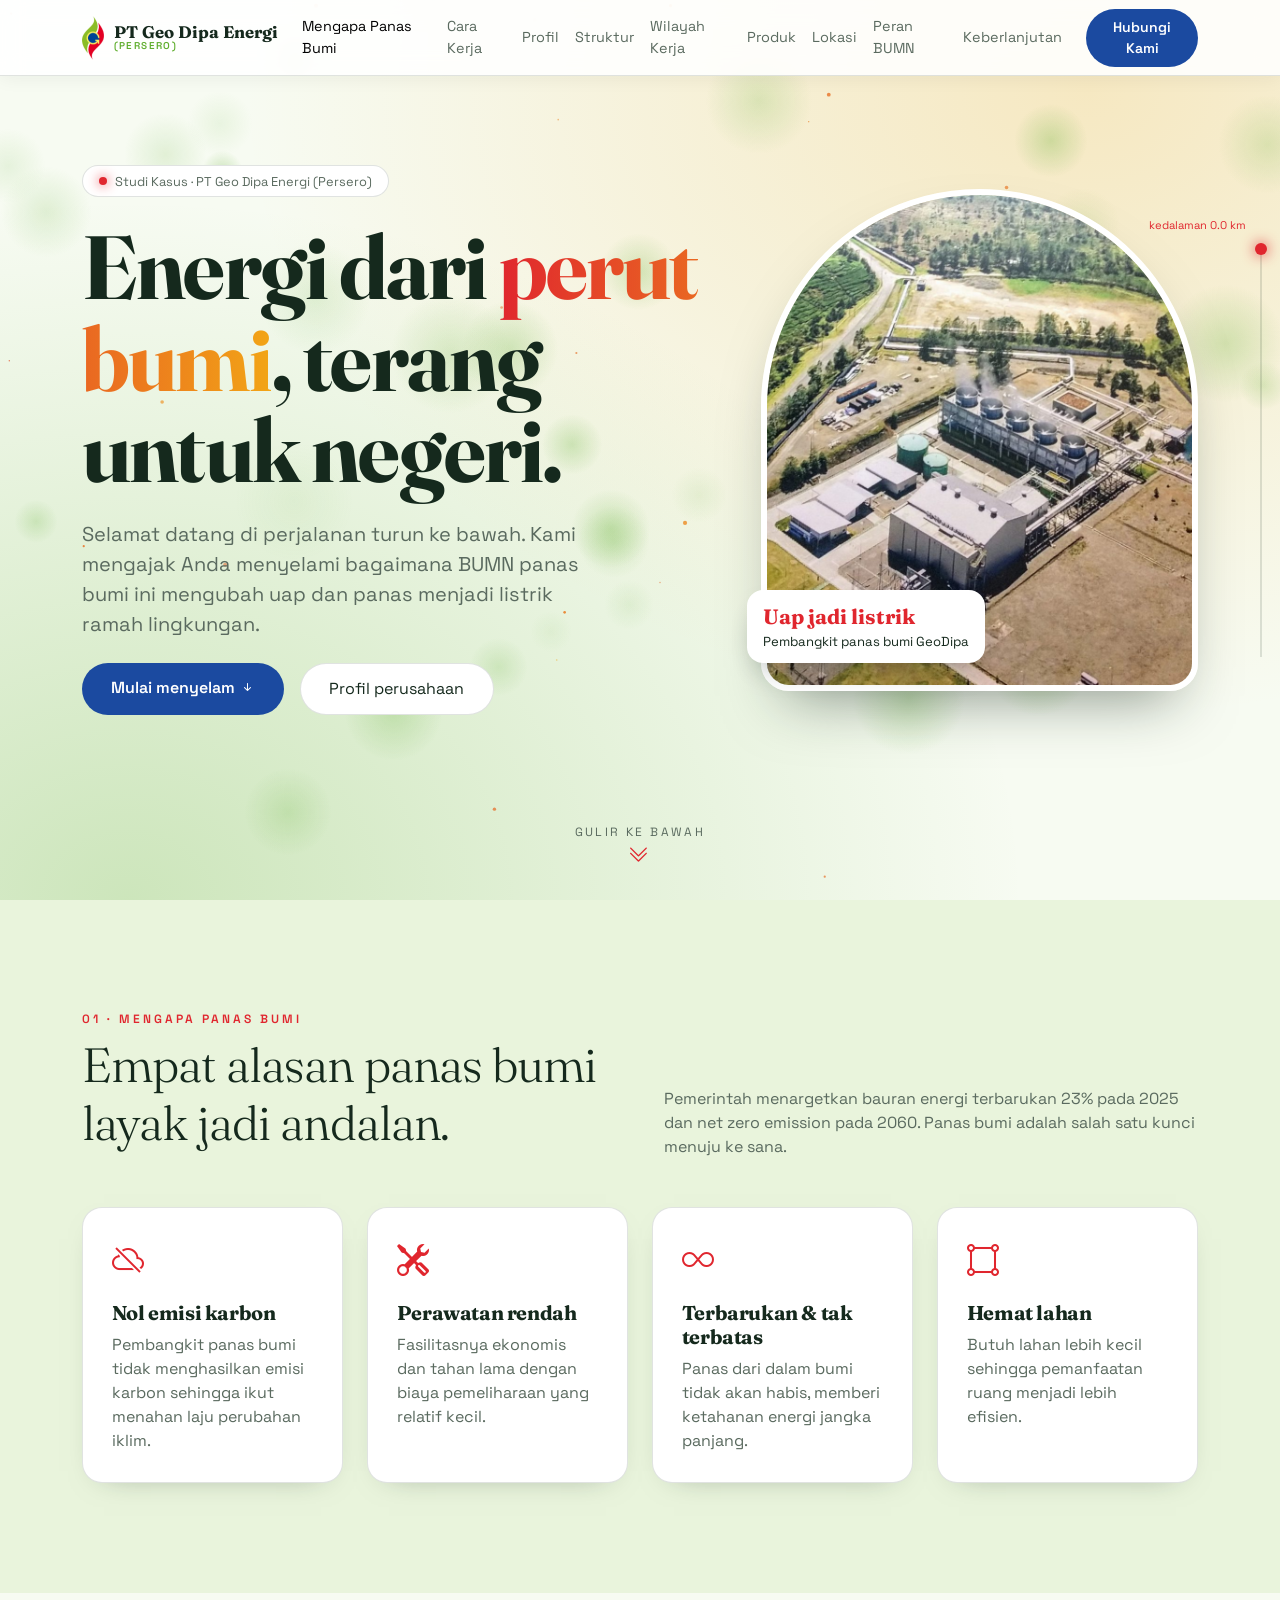
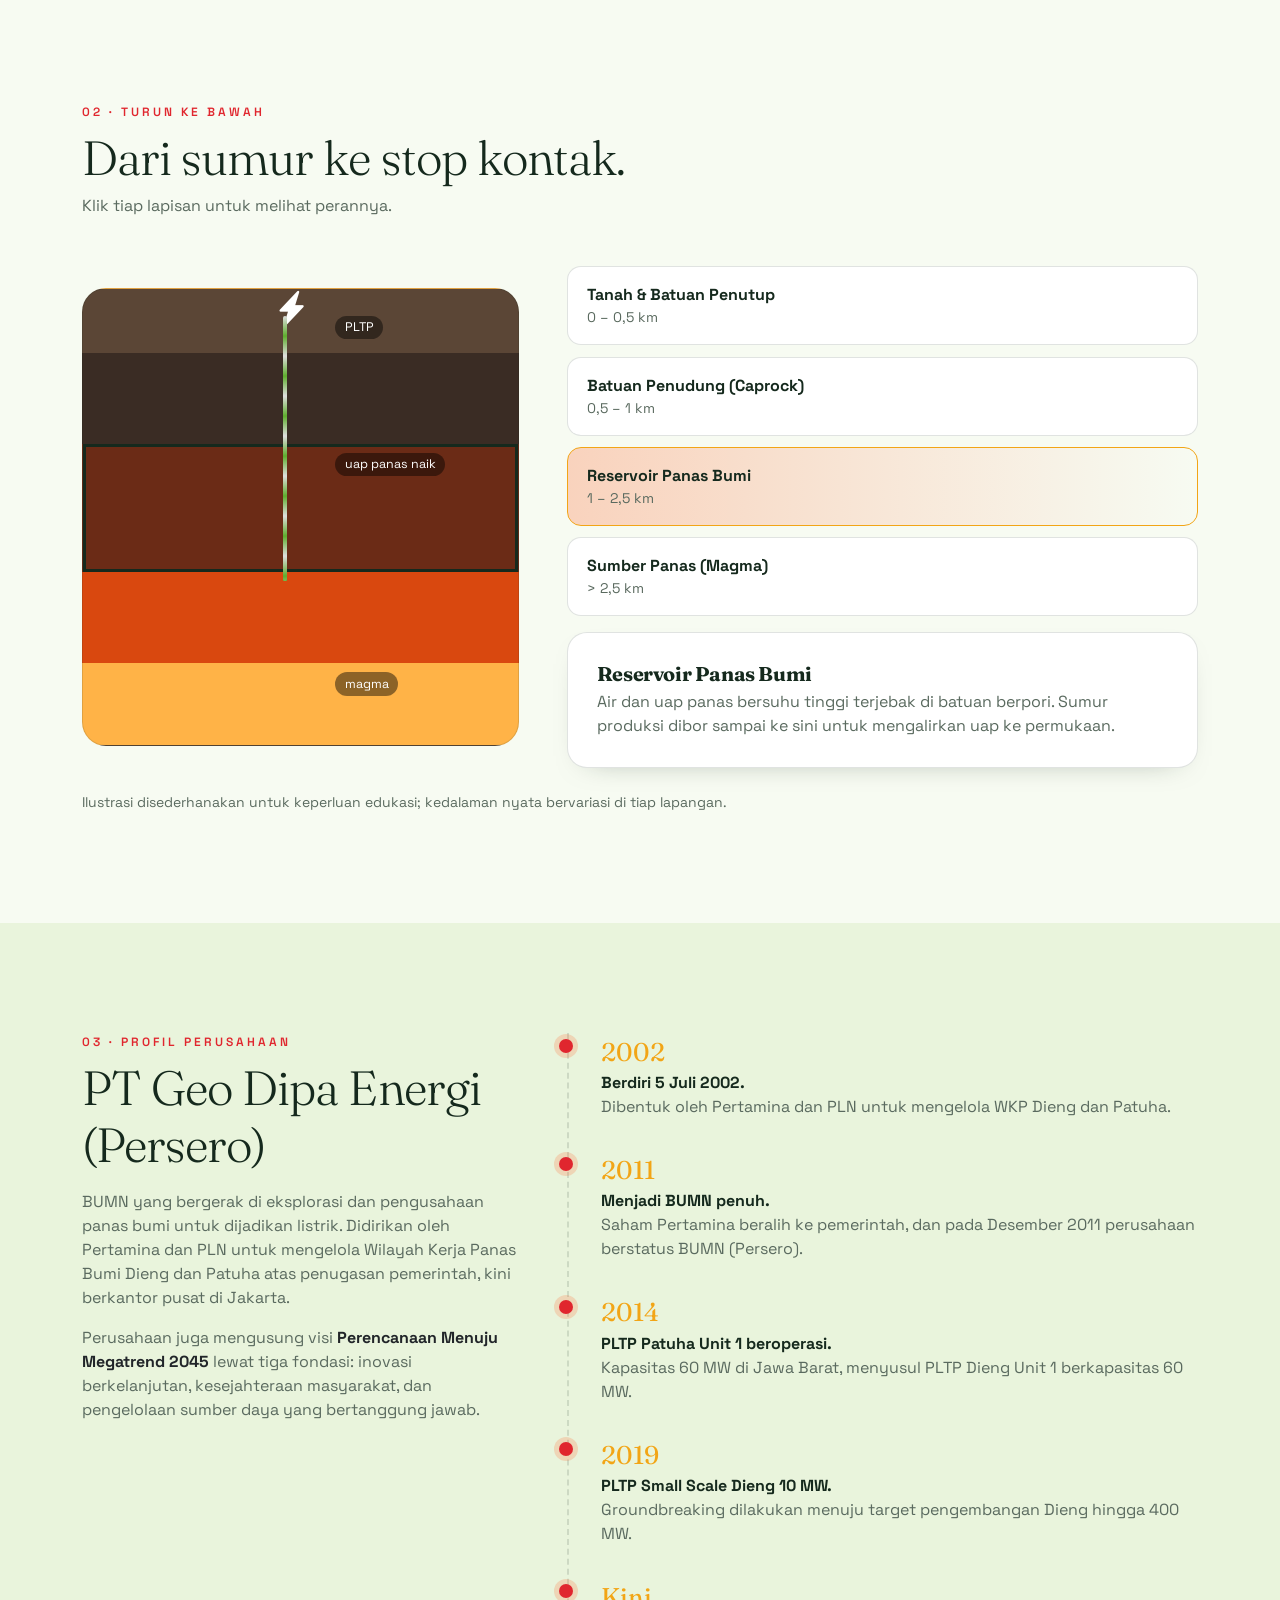
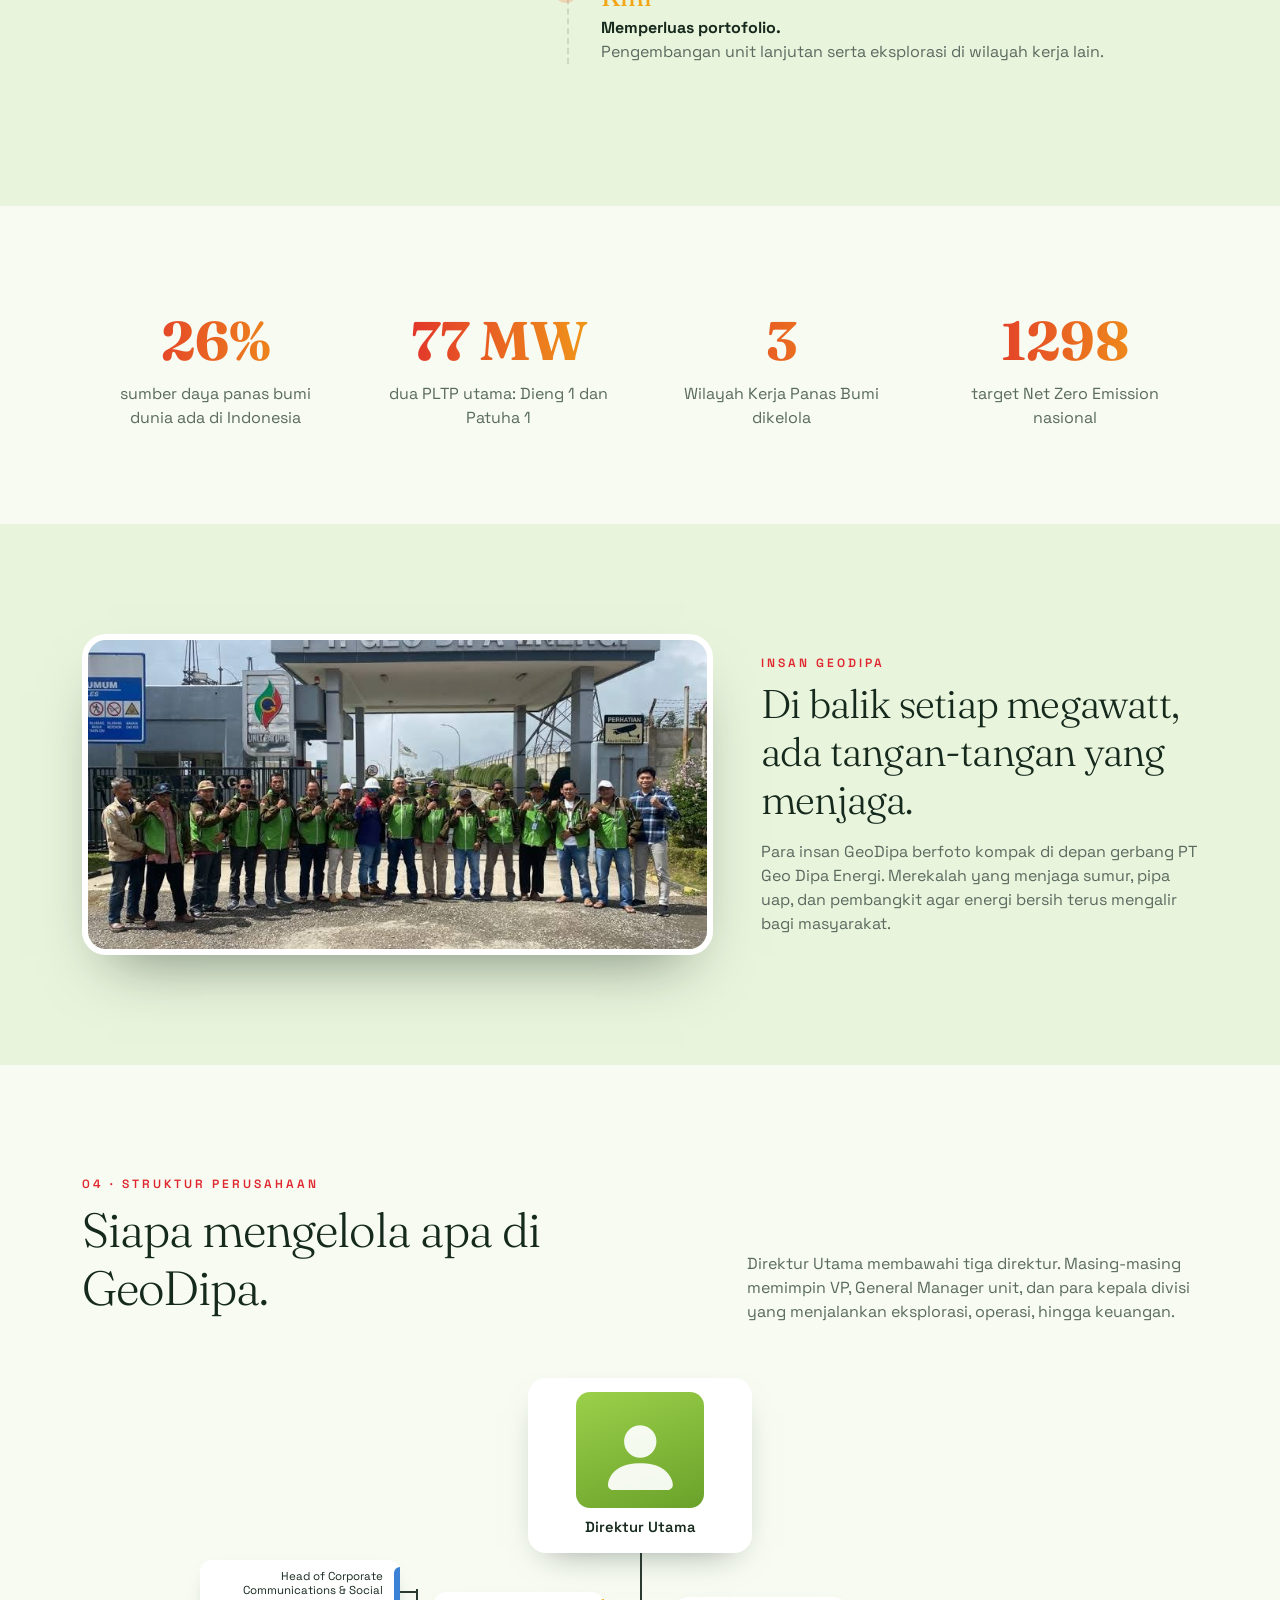
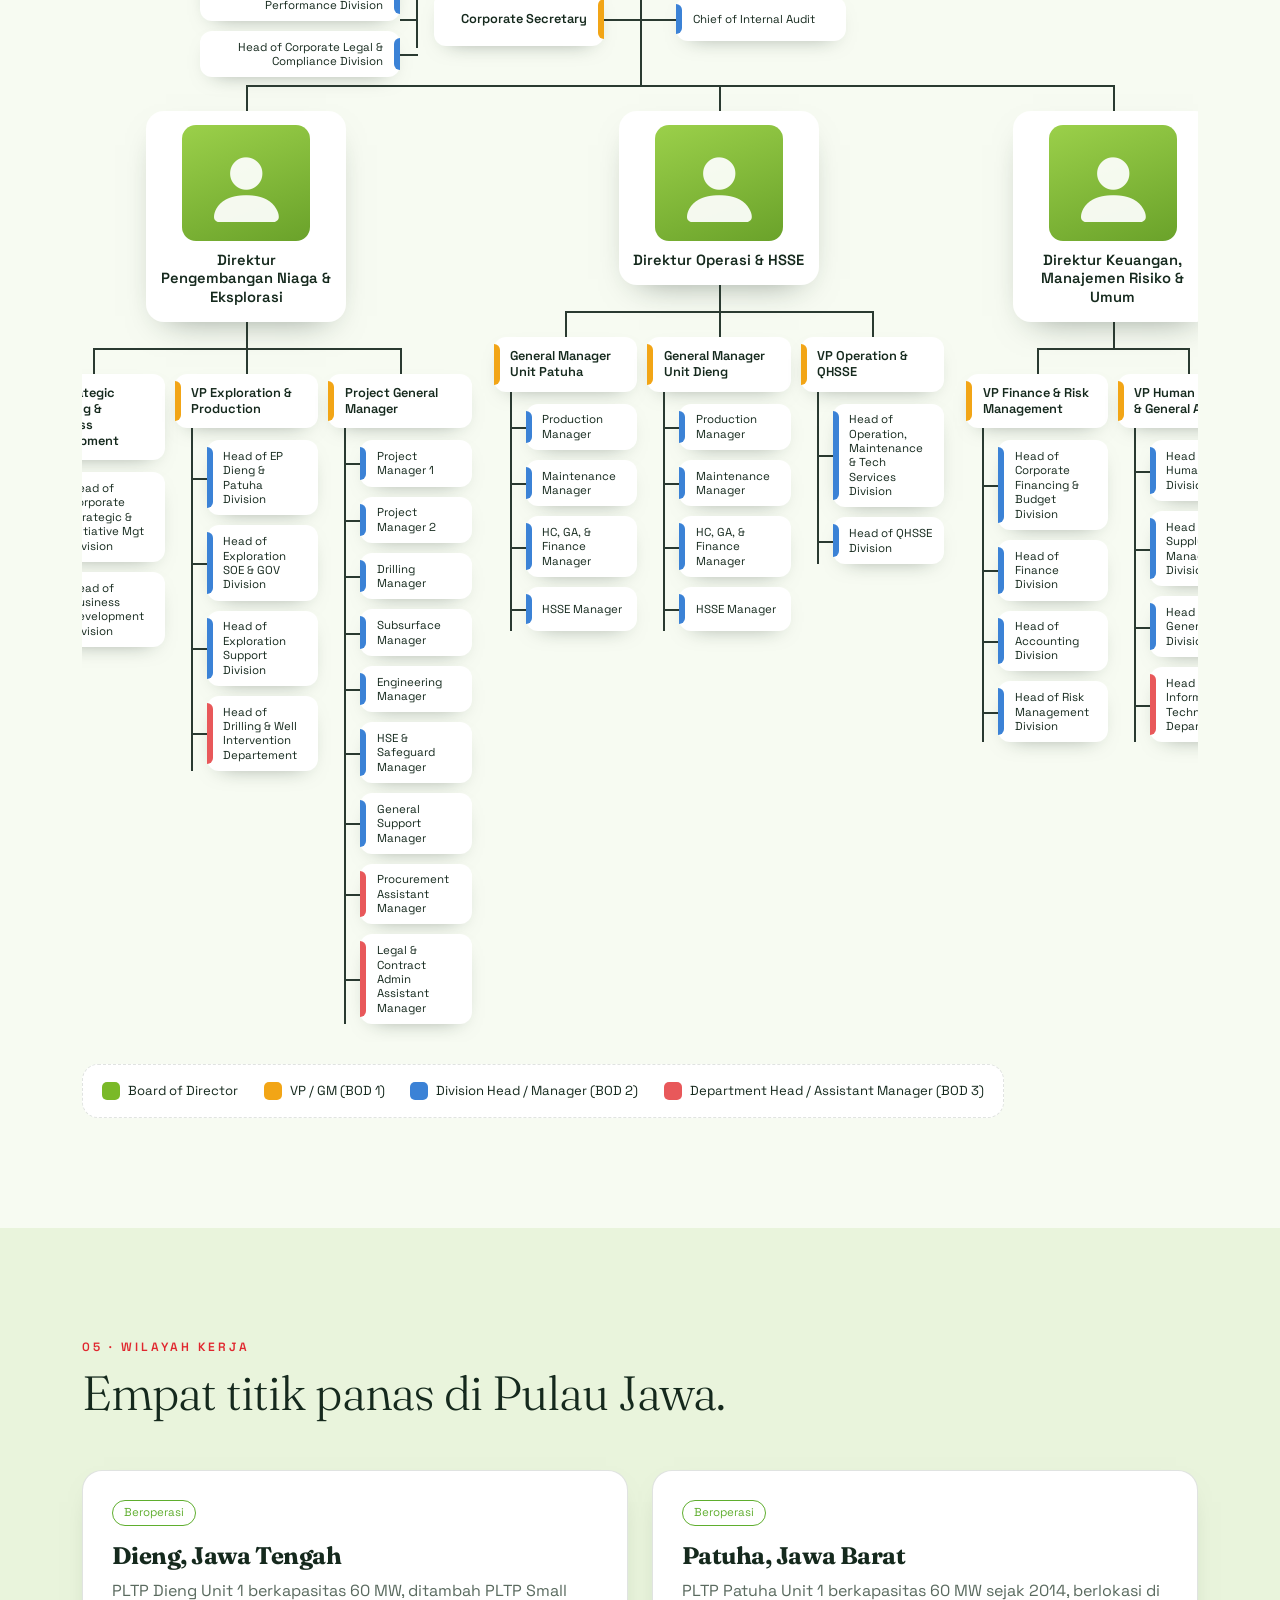
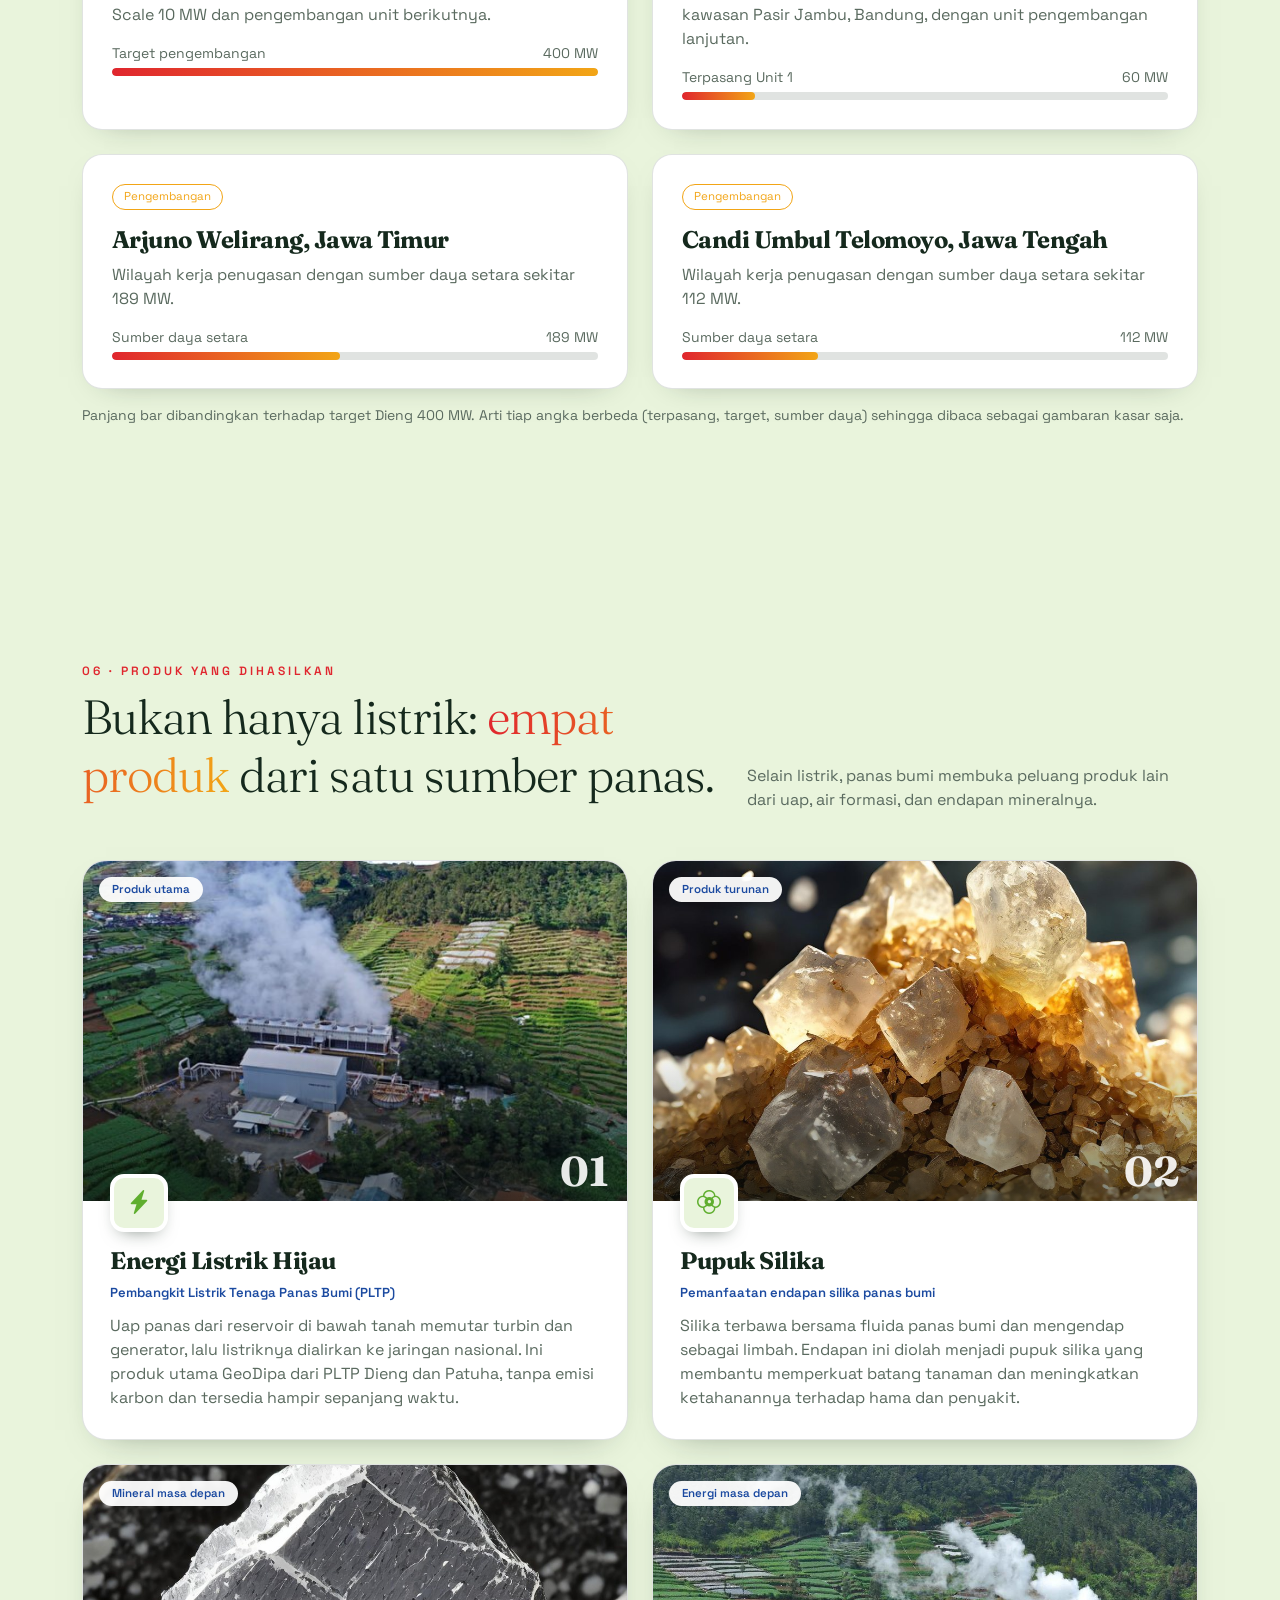
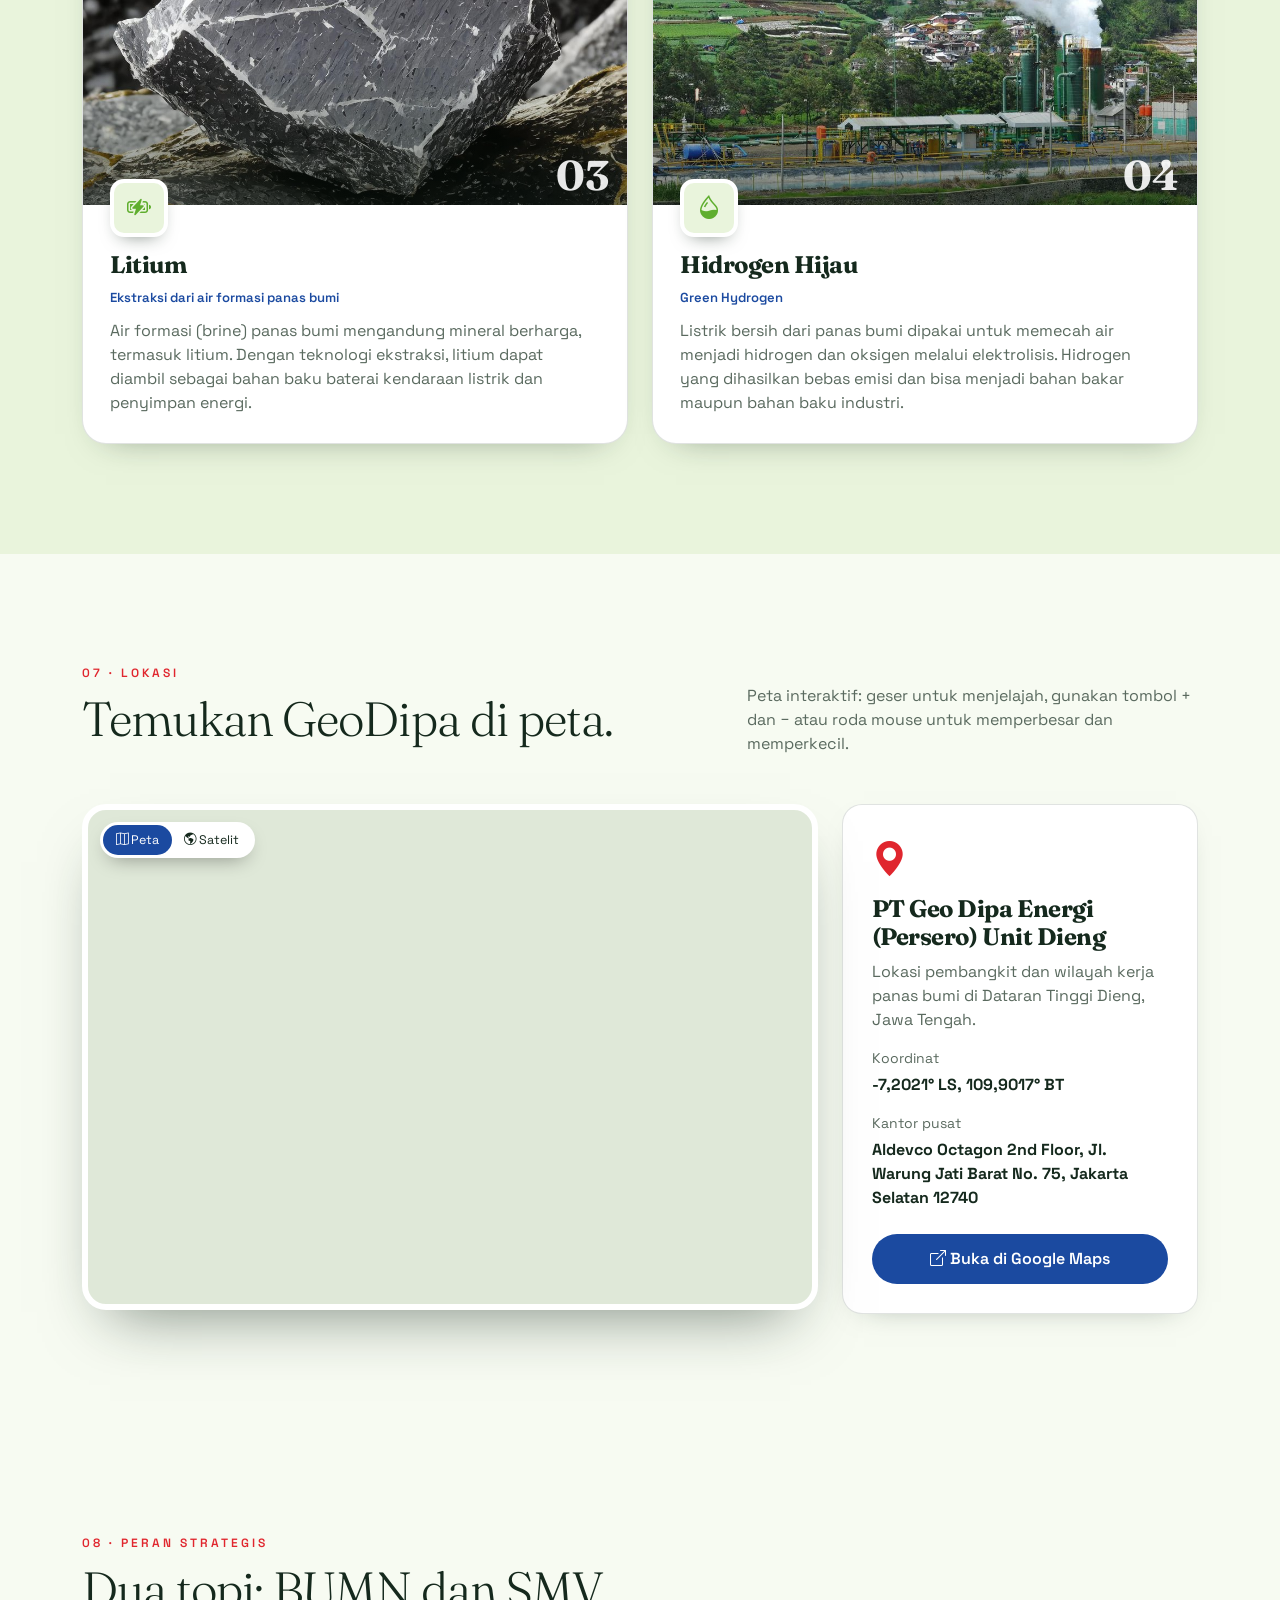
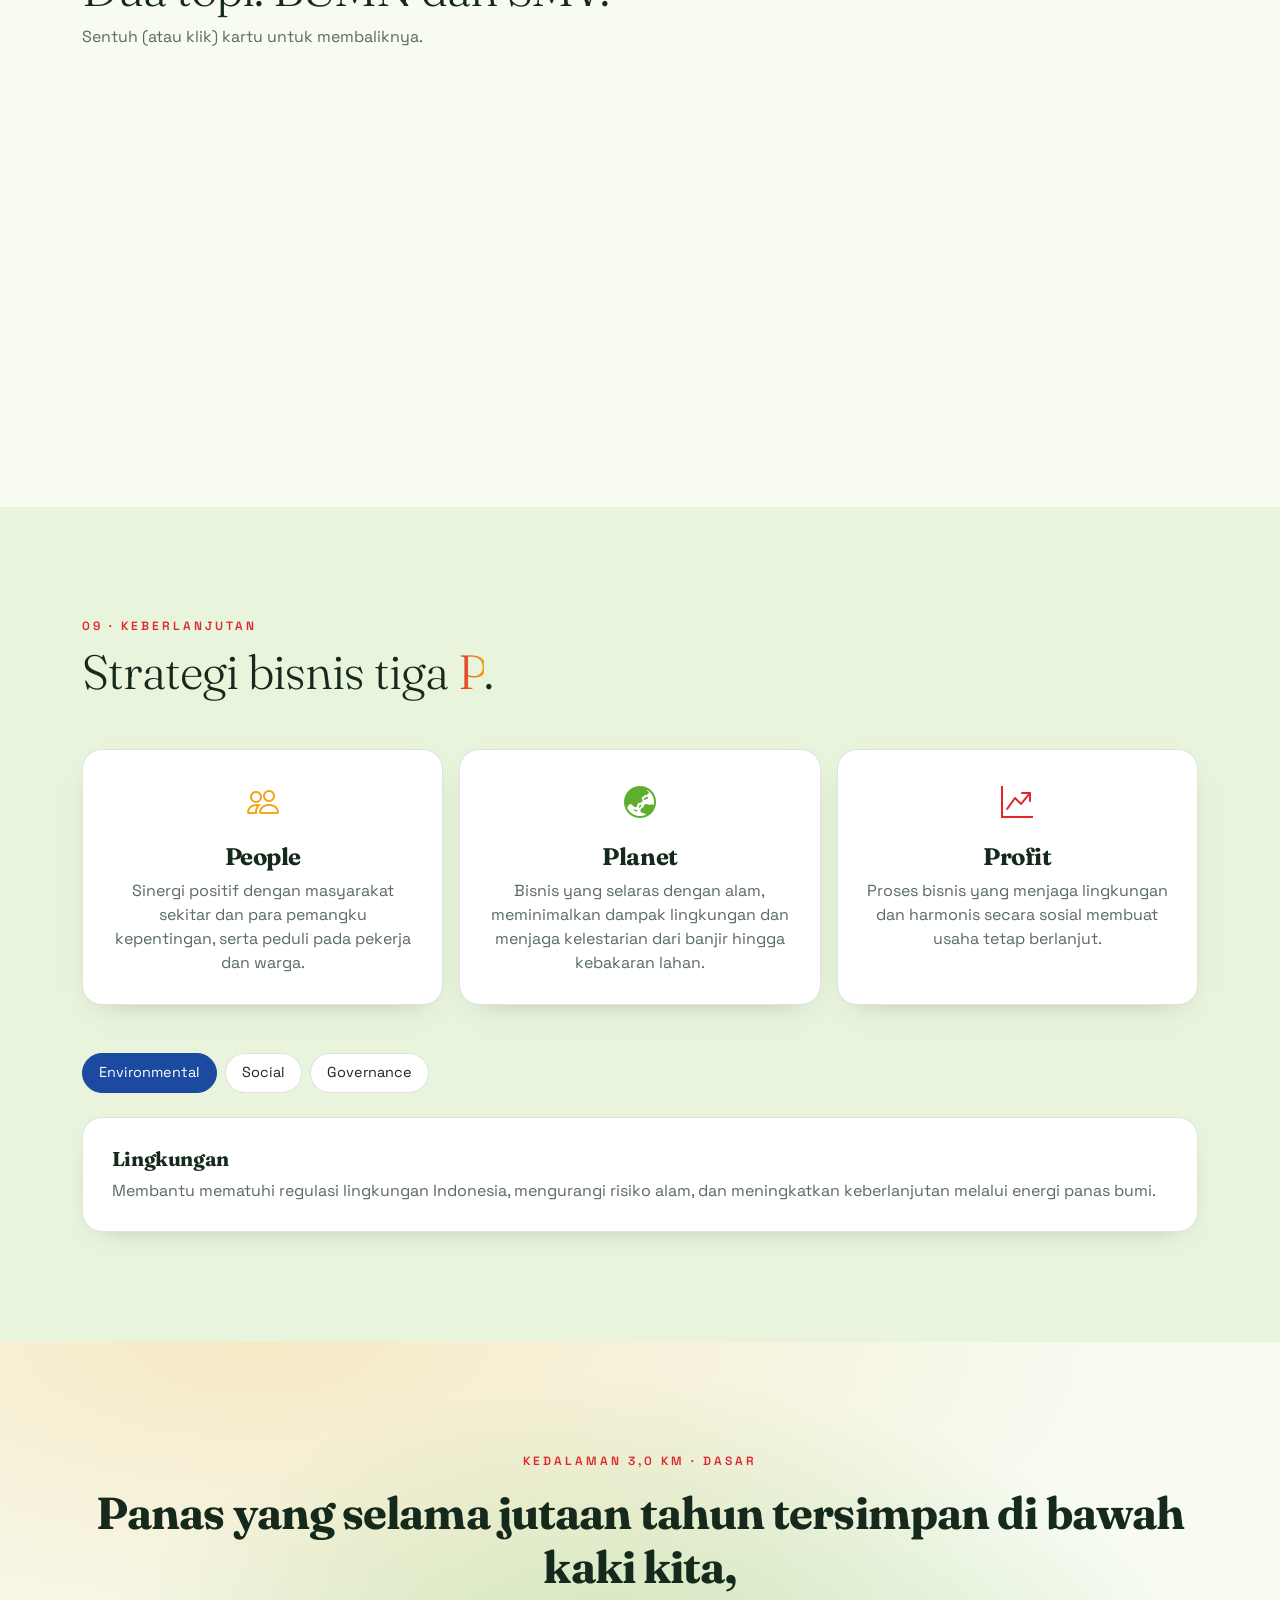
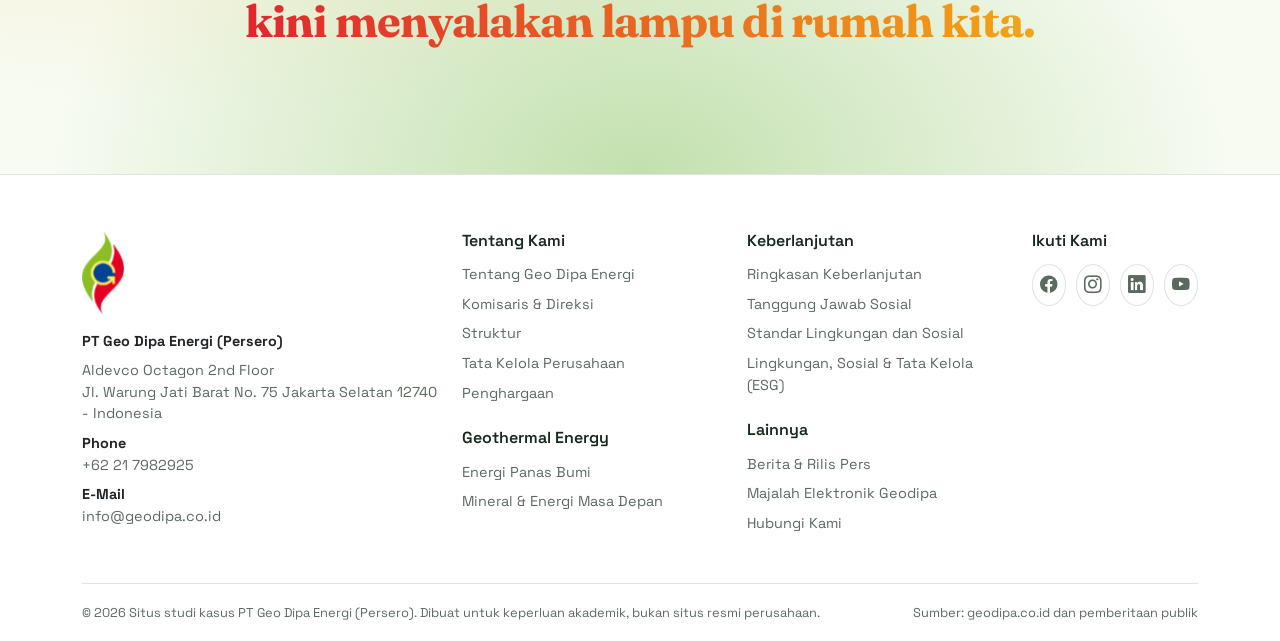
<file: index.html>
<!DOCTYPE html>
<html lang="id">
<head>
<meta charset="utf-8"><meta name="viewport" content="width=device-width, initial-scale=1">
<title>GeoDipa Energi | Dari Perut Bumi untuk Negeri</title>
<link rel="icon" href="assets/img/logo.png">
<meta name="description" content="Gambaran umum PT Geo Dipa Energi (Persero), BUMN panas bumi Indonesia. Situs studi kasus.">
<link rel="preconnect" href="https://fonts.googleapis.com"><link rel="preconnect" href="https://fonts.gstatic.com" crossorigin>
<link href="https://fonts.googleapis.com/css2?family=Fraunces:opsz,wght@9..144,600;9..144,700&family=Space+Grotesk:wght@400;500;600&display=swap" rel="stylesheet">
<link href="assets/vendor/bootstrap/css/bootstrap.min.css" rel="stylesheet">
<link href="assets/vendor/bootstrap-icons/bootstrap-icons.min.css" rel="stylesheet">
<link href="assets/vendor/aos/aos.css" rel="stylesheet">
<link href="assets/css/geodipa.css" rel="stylesheet">
</head>
<body data-bs-spy="scroll" data-bs-target="#nav" data-bs-offset="120">

<div id="gauge"><span>kedalaman 0.0 km</span><i></i></div>

<nav class="navbar navbar-expand-lg fixed-top"><div class="container">
  <a class="navbar-brand" href="index.html#hero"><img src="assets/img/logo.png" alt="Logo PT Geo Dipa Energi"><span>PT Geo Dipa Energi<small>(PERSERO)</small></span></a>
  <button class="navbar-toggler border-0" data-bs-toggle="collapse" data-bs-target="#nav"><i class="bi bi-list fs-2"></i></button>
  <div class="collapse navbar-collapse" id="nav"><ul class="navbar-nav ms-auto align-items-lg-center">
    <li class="nav-item"><a class="nav-link" href="#kenapa">Mengapa Panas Bumi</a></li>
    <li class="nav-item"><a class="nav-link" href="#cara">Cara Kerja</a></li>
    <li class="nav-item"><a class="nav-link" href="#profil">Profil</a></li>
    <li class="nav-item"><a class="nav-link" href="#struktur">Struktur</a></li>
    <li class="nav-item"><a class="nav-link" href="#wilayah">Wilayah Kerja</a></li>
    <li class="nav-item"><a class="nav-link" href="#produk">Produk</a></li>
    <li class="nav-item"><a class="nav-link" href="#lokasi">Lokasi</a></li>
    <li class="nav-item"><a class="nav-link" href="#peran">Peran BUMN</a></li>
    <li class="nav-item"><a class="nav-link" href="#esg">Keberlanjutan</a></li>
    <li class="nav-item ms-lg-3"><a class="btn btn-magma btn-sm px-3 py-2" href="kontak.html">Hubungi Kami</a></li>
  </ul></div>
</div></nav>

<!-- HERO -->
<section id="hero"><canvas id="fx"></canvas>
  <div class="container position-relative"><div class="row align-items-center g-5">
    <div class="col-lg-7">
      <div class="hero-tag mb-4" data-aos="fade-down"><b></b> Studi Kasus · PT Geo Dipa Energi (Persero)</div>
      <h1 data-aos="fade-up">Energi dari <span class="grad">perut bumi</span>, terang untuk negeri.</h1>
      <p class="mute fs-5 mt-4 col-lg-10" data-aos="fade-up" data-aos-delay="150">Selamat datang di perjalanan turun ke bawah. Kami mengajak Anda menyelami bagaimana BUMN panas bumi ini mengubah uap dan panas menjadi listrik ramah lingkungan.</p>
      <div class="mt-4 d-flex gap-3 flex-wrap" data-aos="fade-up" data-aos-delay="300">
        <a href="#cara" class="btn btn-magma">Mulai menyelam <i class="bi bi-arrow-down-short"></i></a>
        <a href="#profil" class="btn btn-ghost">Profil perusahaan</a></div>
    </div>
    <div class="col-lg-5" data-aos="zoom-in" data-aos-delay="200"><div class="hero-pic">
      <img src="assets/img/plta-geodipa.jpg" alt="Foto udara pembangkit listrik tenaga panas bumi GeoDipa dikelilingi kebun teh">
      <div class="badge-f"><b>Uap jadi listrik</b>Pembangkit panas bumi GeoDipa</div></div></div>
  </div></div>
  <div class="scroll-hint">GULIR KE BAWAH<i class="bi bi-chevron-double-down"></i></div>
</section>

<!-- KENAPA -->
<section id="kenapa" style="background:var(--tint)">
  <div class="container">
    <div class="row g-5 align-items-end mb-5">
      <div class="col-lg-6" data-aos="fade-right"><div class="eyebrow mb-2">01 · Mengapa panas bumi</div>
        <h2 class="display-5">Empat alasan panas bumi layak jadi andalan.</h2></div>
      <div class="col-lg-6 mute" data-aos="fade-left">Pemerintah menargetkan bauran energi terbarukan 23% pada 2025 dan net zero emission pada 2060. Panas bumi adalah salah satu kunci menuju ke sana.</div>
    </div>
    <div class="row g-4">
      <div class="col-md-6 col-lg-3" data-aos="fade-up"><div class="gcard"><i class="bi bi-cloud-slash ic"></i><h5 class="serif mt-3">Nol emisi karbon</h5><p class="mute mb-0">Pembangkit panas bumi tidak menghasilkan emisi karbon sehingga ikut menahan laju perubahan iklim.</p></div></div>
      <div class="col-md-6 col-lg-3" data-aos="fade-up" data-aos-delay="100"><div class="gcard"><i class="bi bi-tools ic"></i><h5 class="serif mt-3">Perawatan rendah</h5><p class="mute mb-0">Fasilitasnya ekonomis dan tahan lama dengan biaya pemeliharaan yang relatif kecil.</p></div></div>
      <div class="col-md-6 col-lg-3" data-aos="fade-up" data-aos-delay="200"><div class="gcard"><i class="bi bi-infinity ic"></i><h5 class="serif mt-3">Terbarukan &amp; tak terbatas</h5><p class="mute mb-0">Panas dari dalam bumi tidak akan habis, memberi ketahanan energi jangka panjang.</p></div></div>
      <div class="col-md-6 col-lg-3" data-aos="fade-up" data-aos-delay="300"><div class="gcard"><i class="bi bi-bounding-box-circles ic"></i><h5 class="serif mt-3">Hemat lahan</h5><p class="mute mb-0">Butuh lahan lebih kecil sehingga pemanfaatan ruang menjadi lebih efisien.</p></div></div>
    </div>
  </div>
</section>

<!-- CARA KERJA -->
<section id="cara">
  <div class="container">
    <div class="eyebrow mb-2">02 · Turun ke bawah</div>
    <h2 class="display-5 mb-2">Dari sumur ke stop kontak.</h2>
    <p class="mute mb-5">Klik tiap lapisan untuk melihat perannya.</p>
    <div class="row g-5 align-items-center">
      <div class="col-lg-5" data-aos="zoom-in">
        <div class="earth">
          <div class="band" style="top:0;height:14%"></div><div class="band" style="top:14%;height:20%"></div>
          <div class="band" style="top:34%;height:28%"></div><div class="band" style="top:62%;height:38%"></div>
          <i class="bi bi-lightning-charge-fill plant"></i><div class="well"></div>
          <span class="lbl" style="top:6%">PLTP</span><span class="lbl" style="top:36%">uap panas naik</span><span class="lbl" style="top:84%">magma</span>
        </div>
      </div>
      <div class="col-lg-7" data-aos="fade-left"><div id="layers"></div>
        <div class="gcard mt-3" id="layerInfo" style="min-height:130px"></div>
      </div>
    </div>
    <p class="mute small mt-4 mb-0">Ilustrasi disederhanakan untuk keperluan edukasi; kedalaman nyata bervariasi di tiap lapangan.</p>
  </div>
</section>

<!-- PROFIL -->
<section id="profil" style="background:var(--tint)">
  <div class="container">
    <div class="row g-5">
      <div class="col-lg-5" data-aos="fade-right">
        <div class="eyebrow mb-2">03 · Profil perusahaan</div>
        <h2 class="display-5">PT Geo Dipa Energi (Persero)</h2>
        <p class="mute mt-3">BUMN yang bergerak di eksplorasi dan pengusahaan panas bumi untuk dijadikan listrik. Didirikan oleh Pertamina dan PLN untuk mengelola Wilayah Kerja Panas Bumi Dieng dan Patuha atas penugasan pemerintah, kini berkantor pusat di Jakarta.</p>
        <p class="mute">Perusahaan juga mengusung visi <b class="text-dark">Perencanaan Menuju Megatrend 2045</b> lewat tiga fondasi: inovasi berkelanjutan, kesejahteraan masyarakat, dan pengelolaan sumber daya yang bertanggung jawab.</p>
      </div>
      <div class="col-lg-7" data-aos="fade-left">
        <div class="tl">
          <div class="it"><div class="yr">2002</div><b>Berdiri 5 Juli 2002.</b><div class="mute">Dibentuk oleh Pertamina dan PLN untuk mengelola WKP Dieng dan Patuha.</div></div>
          <div class="it"><div class="yr">2011</div><b>Menjadi BUMN penuh.</b><div class="mute">Saham Pertamina beralih ke pemerintah, dan pada Desember 2011 perusahaan berstatus BUMN (Persero).</div></div>
          <div class="it"><div class="yr">2014</div><b>PLTP Patuha Unit 1 beroperasi.</b><div class="mute">Kapasitas 60 MW di Jawa Barat, menyusul PLTP Dieng Unit 1 berkapasitas 60 MW.</div></div>
          <div class="it"><div class="yr">2019</div><b>PLTP Small Scale Dieng 10 MW.</b><div class="mute">Groundbreaking dilakukan menuju target pengembangan Dieng hingga 400 MW.</div></div>
          <div class="it"><div class="yr">Kini</div><b>Memperluas portofolio.</b><div class="mute">Pengembangan unit lanjutan serta eksplorasi di wilayah kerja lain.</div></div>
        </div>
      </div>
    </div>
  </div>
</section>

<!-- STATS -->
<section style="padding:70px 0"><div class="container"><div class="row g-3 text-center">
  <div class="col-6 col-lg-3 stat"><div class="n grad"><span data-purecounter-start="0" data-purecounter-end="40" data-purecounter-duration="2" class="purecounter"></span>%</div><div class="mute">sumber daya panas bumi dunia ada di Indonesia</div></div>
  <div class="col-6 col-lg-3 stat"><div class="n grad"><span data-purecounter-start="0" data-purecounter-end="120" data-purecounter-duration="2" class="purecounter"></span> MW</div><div class="mute">dua PLTP utama: Dieng 1 dan Patuha 1</div></div>
  <div class="col-6 col-lg-3 stat"><div class="n grad"><span data-purecounter-start="0" data-purecounter-end="4" data-purecounter-duration="2" class="purecounter"></span></div><div class="mute">Wilayah Kerja Panas Bumi dikelola</div></div>
  <div class="col-6 col-lg-3 stat"><div class="n grad"><span data-purecounter-start="0" data-purecounter-end="2060" data-purecounter-duration="2" data-purecounter-separator="false" class="purecounter"></span></div><div class="mute">target Net Zero Emission nasional</div></div>
</div></div></section>

<!-- INSAN -->
<section id="insan" style="background:var(--tint)">
  <div class="container"><div class="row g-5 align-items-center">
    <div class="col-lg-7" data-aos="fade-right"><div class="photo-frame"><img src="assets/img/insan-geodipa.jpg" alt="Insan GeoDipa berfoto kompak di depan gerbang PT Geo Dipa Energi"></div></div>
    <div class="col-lg-5" data-aos="fade-left"><div class="eyebrow mb-2">Insan GeoDipa</div>
      <h2 class="display-6">Di balik setiap megawatt, ada tangan-tangan yang menjaga.</h2>
      <p class="mute mt-3 mb-0">Para insan GeoDipa berfoto kompak di depan gerbang PT Geo Dipa Energi. Merekalah yang menjaga sumur, pipa uap, dan pembangkit agar energi bersih terus mengalir bagi masyarakat.</p></div>
  </div></div>
</section>

<!-- STRUKTUR -->
<section id="struktur">
  <div class="container">
    <div class="row g-4 align-items-end mb-5">
      <div class="col-lg-7" data-aos="fade-right"><div class="eyebrow mb-2">04 · Struktur perusahaan</div>
        <h2 class="display-5">Siapa mengelola apa di GeoDipa.</h2></div>
      <div class="col-lg-5 mute" data-aos="fade-left">Direktur Utama membawahi tiga direktur. Masing-masing memimpin VP, General Manager unit, dan para kepala divisi yang menjalankan eksplorasi, operasi, hingga keuangan.</div>
    </div>
    <div class="org-hint d-lg-none mute small mb-2"><i class="bi bi-arrow-left-right"></i> Geser bagan ke samping untuk melihat seluruhnya.</div>
    <div data-aos="fade-up"><div class="org-scroll" tabindex="0" aria-label="Bagan struktur organisasi PT Geo Dipa Energi">
<div class="org">
  <div class="otop">
    <div class="dcard"><div class="ph"><i class="bi bi-person-fill"></i></div><b>Direktur Utama</b></div>
  </div>
  <div class="ostaff">
    <div class="sl"><div class="stack"><div class="oc b rt"><span>Head of Corporate Communications &amp; Social Performance Division</span></div><div class="oc b rt"><span>Head of Corporate Legal &amp; Compliance Division</span></div></div><div class="oc o rt"><span>Corporate Secretary</span></div></div>
    <div class="sm"></div>
    <div class="sr"><div class="oc b "><span>Chief of Internal Audit</span></div></div>
  </div>
  <div class="odirs">
    <div class="ogrp" style="grid-column:span 3"><div class="odir"><div class="dcard"><div class="ph"><i class="bi bi-person-fill"></i></div><b>Direktur Pengembangan Niaga &amp; Eksplorasi</b></div></div><div class="ocols n3"><div class="ocol"><div class="oc o "><span>VP Strategic Planning &amp; Business Development</span></div><ul class="kids"><li><div class="oc b "><span>Head of Corporate Strategic &amp; Initiative Mgt Division</span></div></li><li><div class="oc b "><span>Head of Business Development Division</span></div></li></ul></div><div class="ocol"><div class="oc o "><span>VP Exploration &amp; Production</span></div><ul class="kids"><li><div class="oc b "><span>Head of EP Dieng &amp; Patuha Division</span></div></li><li><div class="oc b "><span>Head of Exploration SOE &amp; GOV Division</span></div></li><li><div class="oc b "><span>Head of Exploration Support Division</span></div></li><li><div class="oc r "><span>Head of Drilling &amp; Well Intervention Departement</span></div></li></ul></div><div class="ocol"><div class="oc o "><span>Project General Manager</span></div><ul class="kids"><li><div class="oc b "><span>Project Manager 1</span></div></li><li><div class="oc b "><span>Project Manager 2</span></div></li><li><div class="oc b "><span>Drilling Manager</span></div></li><li><div class="oc b "><span>Subsurface Manager</span></div></li><li><div class="oc b "><span>Engineering Manager</span></div></li><li><div class="oc b "><span>HSE &amp; Safeguard Manager</span></div></li><li><div class="oc b "><span>General Support Manager</span></div></li><li><div class="oc r "><span>Procurement Assistant Manager</span></div></li><li><div class="oc r "><span>Legal &amp; Contract Admin Assistant Manager</span></div></li></ul></div></div></div>
    <div class="ogrp" style="grid-column:span 3"><div class="odir"><div class="dcard"><div class="ph"><i class="bi bi-person-fill"></i></div><b>Direktur Operasi &amp; HSSE</b></div></div><div class="ocols n3"><div class="ocol"><div class="oc o "><span>General Manager Unit Patuha</span></div><ul class="kids"><li><div class="oc b "><span>Production Manager</span></div></li><li><div class="oc b "><span>Maintenance Manager</span></div></li><li><div class="oc b "><span>HC, GA, &amp; Finance Manager</span></div></li><li><div class="oc b "><span>HSSE Manager</span></div></li></ul></div><div class="ocol"><div class="oc o "><span>General Manager Unit Dieng</span></div><ul class="kids"><li><div class="oc b "><span>Production Manager</span></div></li><li><div class="oc b "><span>Maintenance Manager</span></div></li><li><div class="oc b "><span>HC, GA, &amp; Finance Manager</span></div></li><li><div class="oc b "><span>HSSE Manager</span></div></li></ul></div><div class="ocol"><div class="oc o "><span>VP Operation &amp; QHSSE</span></div><ul class="kids"><li><div class="oc b "><span>Head of Operation, Maintenance &amp; Tech Services Division</span></div></li><li><div class="oc b "><span>Head of QHSSE Division</span></div></li></ul></div></div></div>
    <div class="ogrp" style="grid-column:span 2"><div class="odir"><div class="dcard"><div class="ph"><i class="bi bi-person-fill"></i></div><b>Direktur Keuangan, Manajemen Risiko &amp; Umum</b></div></div><div class="ocols n2"><div class="ocol"><div class="oc o "><span>VP Finance &amp; Risk Management</span></div><ul class="kids"><li><div class="oc b "><span>Head of Corporate Financing &amp; Budget Division</span></div></li><li><div class="oc b "><span>Head of Finance Division</span></div></li><li><div class="oc b "><span>Head of Accounting Division</span></div></li><li><div class="oc b "><span>Head of Risk Management Division</span></div></li></ul></div><div class="ocol"><div class="oc o "><span>VP Human Capital &amp; General Affairs</span></div><ul class="kids"><li><div class="oc b "><span>Head of Human Capital Division</span></div></li><li><div class="oc b "><span>Head of Supply Chain Management Division</span></div></li><li><div class="oc b "><span>Head of General Affair Division</span></div></li><li><div class="oc r "><span>Head of Information Technology Department</span></div></li></ul></div></div></div>
  </div>
</div>
</div>
<div class="olegend">
  <span><i class="lg g"></i>Board of Director</span><span><i class="lg o"></i>VP / GM (BOD 1)</span><span><i class="lg b"></i>Division Head / Manager (BOD 2)</span><span><i class="lg r"></i>Department Head / Assistant Manager (BOD 3)</span>
</div></div>
  </div>
</section>

<!-- WILAYAH -->
<section id="wilayah" style="background:var(--tint)">
  <div class="container">
    <div class="eyebrow mb-2">05 · Wilayah kerja</div>
    <h2 class="display-5 mb-5">Empat titik panas di Pulau Jawa.</h2>
    <div class="row g-4 wkp">
      <div class="col-md-6" data-aos="fade-up"><div class="gcard"><span class="chip">Beroperasi</span><h4 class="serif mt-3">Dieng, Jawa Tengah</h4>
        <p class="mute">PLTP Dieng Unit 1 berkapasitas 60 MW, ditambah PLTP Small Scale 10 MW dan pengembangan unit berikutnya.</p>
        <div class="d-flex justify-content-between small mute mb-1"><span>Target pengembangan</span><span>400 MW</span></div><div class="bar"><span data-w="100"></span></div></div></div>
      <div class="col-md-6" data-aos="fade-up" data-aos-delay="100"><div class="gcard"><span class="chip">Beroperasi</span><h4 class="serif mt-3">Patuha, Jawa Barat</h4>
        <p class="mute">PLTP Patuha Unit 1 berkapasitas 60 MW sejak 2014, berlokasi di kawasan Pasir Jambu, Bandung, dengan unit pengembangan lanjutan.</p>
        <div class="d-flex justify-content-between small mute mb-1"><span>Terpasang Unit 1</span><span>60 MW</span></div><div class="bar"><span data-w="15"></span></div></div></div>
      <div class="col-md-6" data-aos="fade-up"><div class="gcard"><span class="chip dev">Pengembangan</span><h4 class="serif mt-3">Arjuno Welirang, Jawa Timur</h4>
        <p class="mute">Wilayah kerja penugasan dengan sumber daya setara sekitar 189 MW.</p>
        <div class="d-flex justify-content-between small mute mb-1"><span>Sumber daya setara</span><span>189 MW</span></div><div class="bar"><span data-w="47"></span></div></div></div>
      <div class="col-md-6" data-aos="fade-up" data-aos-delay="100"><div class="gcard"><span class="chip dev">Pengembangan</span><h4 class="serif mt-3">Candi Umbul Telomoyo, Jawa Tengah</h4>
        <p class="mute">Wilayah kerja penugasan dengan sumber daya setara sekitar 112 MW.</p>
        <div class="d-flex justify-content-between small mute mb-1"><span>Sumber daya setara</span><span>112 MW</span></div><div class="bar"><span data-w="28"></span></div></div></div>
    </div>
    <p class="mute small mt-3">Panjang bar dibandingkan terhadap target Dieng 400 MW. Arti tiap angka berbeda (terpasang, target, sumber daya) sehingga dibaca sebagai gambaran kasar saja.</p>
  </div>
</section>

<!-- PRODUK -->
<section id="produk" style="background:var(--tint)">
  <div class="container">
    <div class="row g-4 align-items-end mb-5">
      <div class="col-lg-7" data-aos="fade-right"><div class="eyebrow mb-2">06 · Produk yang dihasilkan</div>
        <h2 class="display-5">Bukan hanya listrik: <span class="grad">empat produk</span> dari satu sumber panas.</h2></div>
      <div class="col-lg-5 mute" data-aos="fade-left">Selain listrik, panas bumi membuka peluang produk lain dari uap, air formasi, dan endapan mineralnya.</div>
    </div>
    <div class="row g-4">
    <div class="col-md-6" data-aos="fade-up" data-aos-delay="0"><article class="pcard">
        <div class="pimg"><img src="assets/img/produk-listrik.jpg" alt="Pembangkit panas bumi GeoDipa dikelilingi lahan pertanian" loading="lazy"><span class="ptag">Produk utama</span><span class="pnum">01</span></div>
        <div class="pbody"><div class="pic"><i class="bi bi-lightning-charge-fill"></i></div><h4 class="serif">Energi Listrik Hijau</h4><div class="psub">Pembangkit Listrik Tenaga Panas Bumi (PLTP)</div><p class="mute mb-0">Uap panas dari reservoir di bawah tanah memutar turbin dan generator, lalu listriknya dialirkan ke jaringan nasional. Ini produk utama GeoDipa dari PLTP Dieng dan Patuha, tanpa emisi karbon dan tersedia hampir sepanjang waktu.</p></div>
      </article></div>
    <div class="col-md-6" data-aos="fade-up" data-aos-delay="100"><article class="pcard">
        <div class="pimg"><img src="assets/img/produk-silika.jpg" alt="Kristal silika berwarna keemasan" loading="lazy"><span class="ptag">Produk turunan</span><span class="pnum">02</span></div>
        <div class="pbody"><div class="pic"><i class="bi bi-flower2"></i></div><h4 class="serif">Pupuk Silika</h4><div class="psub">Pemanfaatan endapan silika panas bumi</div><p class="mute mb-0">Silika terbawa bersama fluida panas bumi dan mengendap sebagai limbah. Endapan ini diolah menjadi pupuk silika yang membantu memperkuat batang tanaman dan meningkatkan ketahanannya terhadap hama dan penyakit.</p></div>
      </article></div>
    <div class="col-md-6" data-aos="fade-up" data-aos-delay="0"><article class="pcard">
        <div class="pimg"><img src="assets/img/produk-litium.jpg" alt="Bongkahan batuan litium berwarna gelap dengan urat putih dan emas" loading="lazy"><span class="ptag">Mineral masa depan</span><span class="pnum">03</span></div>
        <div class="pbody"><div class="pic"><i class="bi bi-battery-charging"></i></div><h4 class="serif">Litium</h4><div class="psub">Ekstraksi dari air formasi panas bumi</div><p class="mute mb-0">Air formasi (brine) panas bumi mengandung mineral berharga, termasuk litium. Dengan teknologi ekstraksi, litium dapat diambil sebagai bahan baku baterai kendaraan listrik dan penyimpan energi.</p></div>
      </article></div>
    <div class="col-md-6" data-aos="fade-up" data-aos-delay="100"><article class="pcard">
        <div class="pimg"><img src="assets/img/produk-hidrogen.jpg" alt="Fasilitas plant hidrogen hijau di tengah perbukitan" loading="lazy"><span class="ptag">Energi masa depan</span><span class="pnum">04</span></div>
        <div class="pbody"><div class="pic"><i class="bi bi-droplet-half"></i></div><h4 class="serif">Hidrogen Hijau</h4><div class="psub">Green Hydrogen</div><p class="mute mb-0">Listrik bersih dari panas bumi dipakai untuk memecah air menjadi hidrogen dan oksigen melalui elektrolisis. Hidrogen yang dihasilkan bebas emisi dan bisa menjadi bahan bakar maupun bahan baku industri.</p></div>
      </article></div>
    </div>
  </div>
</section>

<!-- LOKASI -->
<section id="lokasi">
  <div class="container">
    <div class="row g-4 align-items-end mb-5">
      <div class="col-lg-7" data-aos="fade-right"><div class="eyebrow mb-2">07 · Lokasi</div>
        <h2 class="display-5">Temukan GeoDipa di peta.</h2></div>
      <div class="col-lg-5 mute" data-aos="fade-left">Peta interaktif: geser untuk menjelajah, gunakan tombol + dan − atau roda mouse untuk memperbesar dan memperkecil.</div>
    </div>
    <div class="row g-4">
      <div class="col-lg-8" data-aos="fade-up">
        <div class="mapbox">
          <div class="maptabs" role="group" aria-label="Jenis peta">
            <button class="on" data-t="m" type="button"><i class="bi bi-map"></i> Peta</button>
            <button data-t="k" type="button"><i class="bi bi-globe-americas"></i> Satelit</button>
          </div>
          <iframe id="gmap" title="Peta lokasi PT Geo Dipa Energi (Persero) Unit Dieng" loading="lazy" allowfullscreen referrerpolicy="no-referrer-when-downgrade"
            src="https://maps.google.com/maps?q=-7.2021115,109.9016896(PT%20Geo%20Dipa%20Energi%20Unit%20Dieng)&amp;z=14&amp;t=m&amp;hl=id&amp;output=embed"></iframe>
        </div>
      </div>
      <div class="col-lg-4" data-aos="fade-up" data-aos-delay="100">
        <div class="gcard loc">
          <i class="bi bi-geo-alt-fill ic"></i>
          <h4 class="serif mt-2">PT Geo Dipa Energi (Persero) Unit Dieng</h4>
          <p class="mute">Lokasi pembangkit dan wilayah kerja panas bumi di Dataran Tinggi Dieng, Jawa Tengah.</p>
          <div class="small mute mb-1">Koordinat</div><div class="mb-3"><b>-7,2021° LS, 109,9017° BT</b></div>
          <div class="small mute mb-1">Kantor pusat</div><div class="mb-4"><b>Aldevco Octagon 2nd Floor, Jl. Warung Jati Barat No. 75, Jakarta Selatan 12740</b></div>
          <a class="btn btn-magma w-100" href="https://maps.app.goo.gl/nhLriQ5mREMkyF7M6" target="_blank" rel="noopener"><i class="bi bi-box-arrow-up-right"></i> Buka di Google Maps</a>
        </div>
      </div>
    </div>
  </div>
</section>

<!-- PERAN -->
<section id="peran">
  <div class="container">
    <div class="eyebrow mb-2">08 · Peran strategis</div>
    <h2 class="display-5 mb-2">Dua topi: BUMN dan SMV.</h2>
    <p class="mute mb-5">Sentuh (atau klik) kartu untuk membaliknya.</p>
    <div class="row g-4">
      <div class="col-md-6" data-aos="flip-left"><div class="flip"><div>
        <div class="f"><i class="bi bi-building ic fs-1 text-danger"></i><h3 class="mt-3">Badan Usaha Milik Negara</h3><p class="mute mb-0">Mendorong pemanfaatan panas bumi nasional.</p></div>
        <div class="b"><p>Mempercepat pemanfaatan lewat pengembangan mandiri, kerja sama dengan BUMN lain, dan kolaborasi dengan swasta.</p><p class="mb-0">Bertindak sebagai jaring pengaman pemerintah dengan menerima proyek di wilayah kerja yang kurang diminati pihak lain.</p></div></div></div></div>
      <div class="col-md-6" data-aos="flip-right"><div class="flip"><div>
        <div class="f"><i class="bi bi-bank ic fs-1" style="color:var(--steam)"></i><h3 class="mt-3">Special Mission Vehicle</h3><p class="mute mb-0">Kepanjangan tangan Kementerian Keuangan.</p></div>
        <div class="b" style="background:linear-gradient(135deg,#1c8d88,#0e4f4c)"><p>Menjalankan penugasan untuk mengurangi risiko eksplorasi atas nama pemerintah bersama SMV lain.</p><p class="mb-0">Memanfaatkan insentif fiskal seperti jaminan pemerintah dan dana eksplorasi panas bumi, serta membantu merumuskan kebijakan fiskal terkait panas bumi.</p></div></div></div></div>
    </div>
  </div>
</section>

<!-- ESG -->
<section id="esg" style="background:var(--tint)">
  <div class="container">
    <div class="eyebrow mb-2">09 · Keberlanjutan</div>
    <h2 class="display-5 mb-5">Strategi bisnis tiga <span class="grad">P</span>.</h2>
    <div class="p3 mb-5">
      <div class="gcard" data-aos="fade-up"><i class="bi bi-people ic"></i><h4 class="serif mt-3">People</h4><p class="mute mb-0">Sinergi positif dengan masyarakat sekitar dan para pemangku kepentingan, serta peduli pada pekerja dan warga.</p></div>
      <div class="gcard" data-aos="fade-up" data-aos-delay="100"><i class="bi bi-globe-asia-australia ic"></i><h4 class="serif mt-3">Planet</h4><p class="mute mb-0">Bisnis yang selaras dengan alam, meminimalkan dampak lingkungan dan menjaga kelestarian dari banjir hingga kebakaran lahan.</p></div>
      <div class="gcard" data-aos="fade-up" data-aos-delay="200"><i class="bi bi-graph-up-arrow ic"></i><h4 class="serif mt-3">Profit</h4><p class="mute mb-0">Proses bisnis yang menjaga lingkungan dan harmonis secara sosial membuat usaha tetap berlanjut.</p></div>
    </div>
    <ul class="nav nav-pills mb-4" data-aos="fade-up"><li class="nav-item"><button class="nav-link active" data-bs-toggle="pill" data-bs-target="#e1">Environmental</button></li><li class="nav-item"><button class="nav-link" data-bs-toggle="pill" data-bs-target="#e2">Social</button></li><li class="nav-item"><button class="nav-link" data-bs-toggle="pill" data-bs-target="#e3">Governance</button></li></ul>
    <div class="tab-content gcard" data-aos="fade-up">
      <div class="tab-pane fade show active" id="e1"><h5 class="serif">Lingkungan</h5><p class="mute mb-0">Membantu mematuhi regulasi lingkungan Indonesia, mengurangi risiko alam, dan meningkatkan keberlanjutan melalui energi panas bumi.</p></div>
      <div class="tab-pane fade" id="e2"><h5 class="serif">Sosial</h5><p class="mute mb-0">Meningkatkan keselamatan dan kesehatan kerja (K3), mencegah kecelakaan, serta berkolaborasi dengan LSM untuk menekan risiko kriminalitas dan kekurangan air.</p></div>
      <div class="tab-pane fade" id="e3"><h5 class="serif">Tata kelola</h5><p class="mb-0 mute">Fokus pada kepatuhan terhadap PP 50/2012 dan Permen LHK 1/2021, dengan pengelolaan risiko kecurangan, penyuapan, dan pelanggaran sebagai prioritas.</p></div>
    </div>
  </div>
</section>

<!-- PENUTUP -->
<section class="cta-end" style="text-align:center">
  <div class="container"><div class="eyebrow mb-3">Kedalaman 3,0 km · dasar</div>
    <p class="serif quote" data-aos="zoom-in">Panas yang selama jutaan tahun tersimpan di bawah kaki kita,<br><span class="grad">kini menyalakan lampu di rumah kita.</span></p></div>
</section>

<footer><div class="container"><div class="row g-4">
  <div class="col-lg-4"><img src="assets/img/logo.png" class="logo-f" alt="Logo GeoDipa">
    <b class="text-dark d-block">PT Geo Dipa Energi (Persero)</b>
    <p class="mb-2 mt-2">Aldevco Octagon 2nd Floor<br>Jl. Warung Jati Barat No. 75 Jakarta Selatan 12740 - Indonesia</p>
    <b class="text-dark d-block">Phone</b><p class="mb-2">+62 21 7982925</p>
    <b class="text-dark d-block">E-Mail</b><p class="mb-0">info@geodipa.co.id</p></div>
  <div class="col-6 col-lg-3"><h6>Tentang Kami</h6><a href="https://www.geodipa.co.id/tentang-kami/" target="_blank" rel="noopener">Tentang Geo Dipa Energi</a><a href="https://www.geodipa.co.id/" target="_blank" rel="noopener">Komisaris &amp; Direksi</a><a href="https://www.geodipa.co.id/" target="_blank" rel="noopener">Struktur</a><a href="https://www.geodipa.co.id/" target="_blank" rel="noopener">Tata Kelola Perusahaan</a><a href="https://www.geodipa.co.id/" target="_blank" rel="noopener">Penghargaan</a>
    <h6 class="mt-4">Geothermal Energy</h6><a href="https://www.geodipa.co.id/" target="_blank" rel="noopener">Energi Panas Bumi</a><a href="https://www.geodipa.co.id/" target="_blank" rel="noopener">Mineral &amp; Energi Masa Depan</a></div>
  <div class="col-6 col-lg-3"><h6>Keberlanjutan</h6><a href="https://www.geodipa.co.id/" target="_blank" rel="noopener">Ringkasan Keberlanjutan</a><a href="https://www.geodipa.co.id/" target="_blank" rel="noopener">Tanggung Jawab Sosial</a><a href="https://www.geodipa.co.id/" target="_blank" rel="noopener">Standar Lingkungan dan Sosial</a><a href="https://www.geodipa.co.id/" target="_blank" rel="noopener">Lingkungan, Sosial &amp; Tata Kelola (ESG)</a>
    <h6 class="mt-4">Lainnya</h6><a href="https://www.geodipa.co.id/" target="_blank" rel="noopener">Berita &amp; Rilis Pers</a><a href="https://www.geodipa.co.id/" target="_blank" rel="noopener">Majalah Elektronik Geodipa</a><a href="kontak.html">Hubungi Kami</a></div>
  <div class="col-lg-2"><h6>Ikuti Kami</h6><div class="soc">
    <a href="https://www.facebook.com/GeoDipaEnergi/" target="_blank" rel="noopener" aria-label="Facebook PT Geo Dipa Energi"><i class="bi bi-facebook"></i></a>
    <a href="https://www.instagram.com/geodipaenergi/" target="_blank" rel="noopener" aria-label="Instagram PT Geo Dipa Energi"><i class="bi bi-instagram"></i></a>
    <a href="https://www.linkedin.com/search/results/companies/?keywords=PT%20Geo%20Dipa%20Energi" target="_blank" rel="noopener" aria-label="LinkedIn PT Geo Dipa Energi"><i class="bi bi-linkedin"></i></a>
    <a href="https://www.youtube.com/results?search_query=PT+Geo+Dipa+Energi" target="_blank" rel="noopener" aria-label="YouTube PT Geo Dipa Energi"><i class="bi bi-youtube"></i></a></div></div>
</div>
<div class="copy d-flex flex-wrap justify-content-between gap-2"><span>© 2026 Situs studi kasus PT Geo Dipa Energi (Persero). Dibuat untuk keperluan akademik, bukan situs resmi perusahaan.</span><span>Sumber: geodipa.co.id dan pemberitaan publik</span></div></div></footer>

<script src="assets/vendor/bootstrap/js/bootstrap.bundle.min.js"></script>
<script src="assets/vendor/aos/aos.js"></script>
<script src="assets/vendor/purecounter/purecounter_vanilla.js"></script>
<script src="assets/js/geodipa.js"></script>
</body></html>
</file>
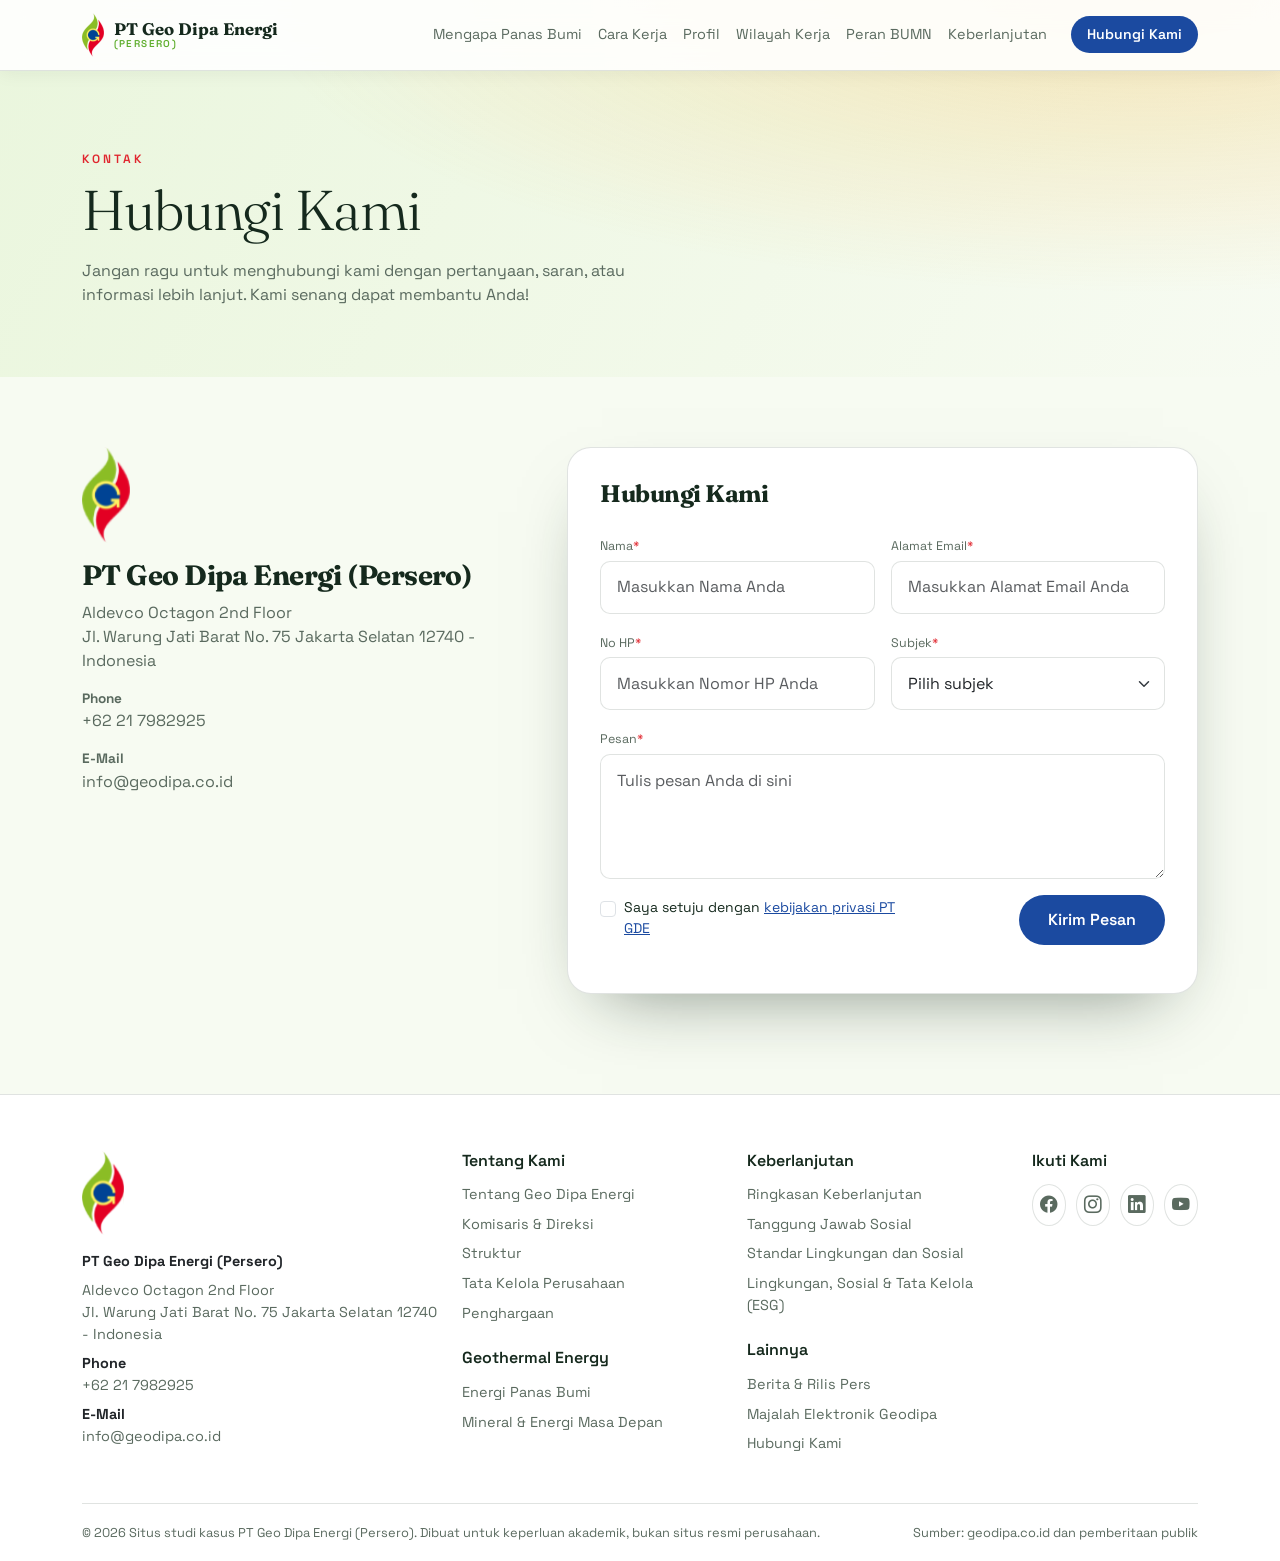
<file: kontak.html>
<!DOCTYPE html>
<html lang="id"><head>
<meta charset="utf-8"><meta name="viewport" content="width=device-width, initial-scale=1">
<title>Hubungi Kami | PT Geo Dipa Energi</title><link rel="icon" href="assets/img/logo.png">
<link rel="preconnect" href="https://fonts.googleapis.com"><link rel="preconnect" href="https://fonts.gstatic.com" crossorigin>
<link href="https://fonts.googleapis.com/css2?family=Fraunces:opsz,wght@9..144,600;9..144,700&family=Space+Grotesk:wght@400;500;600&display=swap" rel="stylesheet">
<link href="assets/vendor/bootstrap/css/bootstrap.min.css" rel="stylesheet">
<link href="assets/vendor/bootstrap-icons/bootstrap-icons.min.css" rel="stylesheet">
<link href="assets/vendor/aos/aos.css" rel="stylesheet">
<link href="assets/css/geodipa.css" rel="stylesheet">
</head><body>
<nav class="navbar navbar-expand-lg fixed-top"><div class="container">
  <a class="navbar-brand" href="index.html#hero"><img src="assets/img/logo.png" alt="Logo PT Geo Dipa Energi"><span>PT Geo Dipa Energi<small>(PERSERO)</small></span></a>
  <button class="navbar-toggler border-0" data-bs-toggle="collapse" data-bs-target="#nav"><i class="bi bi-list fs-2"></i></button>
  <div class="collapse navbar-collapse" id="nav"><ul class="navbar-nav ms-auto align-items-lg-center">
    <li class="nav-item"><a class="nav-link" href="index.html#kenapa">Mengapa Panas Bumi</a></li>
    <li class="nav-item"><a class="nav-link" href="index.html#cara">Cara Kerja</a></li>
    <li class="nav-item"><a class="nav-link" href="index.html#profil">Profil</a></li>
    <li class="nav-item"><a class="nav-link" href="index.html#wilayah">Wilayah Kerja</a></li>
    <li class="nav-item"><a class="nav-link" href="index.html#peran">Peran BUMN</a></li>
    <li class="nav-item"><a class="nav-link" href="index.html#esg">Keberlanjutan</a></li>
    <li class="nav-item ms-lg-3"><a class="btn btn-magma btn-sm px-3 py-2" href="kontak.html">Hubungi Kami</a></li>
  </ul></div>
</div></nav>
<header class="page-head"><div class="container"><div class="eyebrow mb-2">Kontak</div>
  <h1 class="display-4">Hubungi Kami</h1>
  <p class="mute col-lg-6 mt-3 mb-0">Jangan ragu untuk menghubungi kami dengan pertanyaan, saran, atau informasi lebih lanjut. Kami senang dapat membantu Anda!</p></div></header>

<section style="padding:70px 0 100px"><div class="container"><div class="row g-5">
  <div class="col-lg-5 contact-info" data-aos="fade-right">
    <img src="assets/img/logo.png" alt="Logo GeoDipa" style="height:96px">
    <h3 class="mt-3">PT Geo Dipa Energi (Persero)</h3>
    <p class="mute mb-0">Aldevco Octagon 2nd Floor<br>Jl. Warung Jati Barat No. 75 Jakarta Selatan 12740 - Indonesia</p>
    <b>Phone</b><span class="mute">+62 21 7982925</span>
    <b>E-Mail</b><span class="mute">info@geodipa.co.id</span>
  </div>
  <div class="col-lg-7" data-aos="fade-left"><form id="kontakForm" class="form-card" novalidate>
    <h4 class="serif mb-4">Hubungi Kami</h4>
    <div class="row g-3">
      <div class="col-md-6"><label class="form-label" for="nama">Nama<i>*</i></label><input class="form-control" id="nama" name="nama" placeholder="Masukkan Nama Anda" required></div>
      <div class="col-md-6"><label class="form-label" for="email">Alamat Email<i>*</i></label><input class="form-control" type="email" id="email" name="email" placeholder="Masukkan Alamat Email Anda" required></div>
      <div class="col-md-6"><label class="form-label" for="hp">No HP<i>*</i></label><input class="form-control" type="tel" id="hp" name="no_hp" placeholder="Masukkan Nomor HP Anda" required></div>
      <div class="col-md-6"><label class="form-label" for="subjek">Subjek<i>*</i></label><select class="form-select" id="subjek" name="subjek" required><option value="">Pilih subjek</option><option>Pertanyaan umum</option><option>Kerja sama</option><option>Karier</option><option>Tanggung jawab sosial</option><option>Saran dan masukan</option><option>Lainnya</option></select></div>
      <div class="col-12"><label class="form-label" for="pesan">Pesan<i>*</i></label><textarea class="form-control" id="pesan" name="pesan" rows="4" placeholder="Tulis pesan Anda di sini" required></textarea></div>
      <input type="text" name="_honey" style="display:none" tabindex="-1" autocomplete="off">
      <div class="col-sm-7 d-flex align-items-center"><div class="form-check"><input class="form-check-input" type="checkbox" id="setuju" required><label class="form-check-label small" for="setuju">Saya setuju dengan <a href="https://www.geodipa.co.id/" target="_blank" rel="noopener">kebijakan privasi PT GDE</a></label></div></div>
      <div class="col-sm-5 text-sm-end"><button class="btn btn-magma" id="kirim" type="submit">Kirim Pesan</button></div>
      <div class="col-12"><div id="hasil" class="alert d-none mb-0" role="alert"></div></div>
    </div></form></div>
</div></div></section>

<footer><div class="container"><div class="row g-4">
  <div class="col-lg-4"><img src="assets/img/logo.png" class="logo-f" alt="Logo GeoDipa">
    <b class="text-dark d-block">PT Geo Dipa Energi (Persero)</b>
    <p class="mb-2 mt-2">Aldevco Octagon 2nd Floor<br>Jl. Warung Jati Barat No. 75 Jakarta Selatan 12740 - Indonesia</p>
    <b class="text-dark d-block">Phone</b><p class="mb-2">+62 21 7982925</p>
    <b class="text-dark d-block">E-Mail</b><p class="mb-0">info@geodipa.co.id</p></div>
  <div class="col-6 col-lg-3"><h6>Tentang Kami</h6><a href="https://www.geodipa.co.id/tentang-kami/" target="_blank" rel="noopener">Tentang Geo Dipa Energi</a><a href="https://www.geodipa.co.id/" target="_blank" rel="noopener">Komisaris &amp; Direksi</a><a href="https://www.geodipa.co.id/" target="_blank" rel="noopener">Struktur</a><a href="https://www.geodipa.co.id/" target="_blank" rel="noopener">Tata Kelola Perusahaan</a><a href="https://www.geodipa.co.id/" target="_blank" rel="noopener">Penghargaan</a>
    <h6 class="mt-4">Geothermal Energy</h6><a href="https://www.geodipa.co.id/" target="_blank" rel="noopener">Energi Panas Bumi</a><a href="https://www.geodipa.co.id/" target="_blank" rel="noopener">Mineral &amp; Energi Masa Depan</a></div>
  <div class="col-6 col-lg-3"><h6>Keberlanjutan</h6><a href="https://www.geodipa.co.id/" target="_blank" rel="noopener">Ringkasan Keberlanjutan</a><a href="https://www.geodipa.co.id/" target="_blank" rel="noopener">Tanggung Jawab Sosial</a><a href="https://www.geodipa.co.id/" target="_blank" rel="noopener">Standar Lingkungan dan Sosial</a><a href="https://www.geodipa.co.id/" target="_blank" rel="noopener">Lingkungan, Sosial &amp; Tata Kelola (ESG)</a>
    <h6 class="mt-4">Lainnya</h6><a href="https://www.geodipa.co.id/" target="_blank" rel="noopener">Berita &amp; Rilis Pers</a><a href="https://www.geodipa.co.id/" target="_blank" rel="noopener">Majalah Elektronik Geodipa</a><a href="kontak.html">Hubungi Kami</a></div>
  <div class="col-lg-2"><h6>Ikuti Kami</h6><div class="soc">
    <a href="https://www.facebook.com/GeoDipaEnergi/" target="_blank" rel="noopener" aria-label="Facebook PT Geo Dipa Energi"><i class="bi bi-facebook"></i></a>
    <a href="https://www.instagram.com/geodipaenergi/" target="_blank" rel="noopener" aria-label="Instagram PT Geo Dipa Energi"><i class="bi bi-instagram"></i></a>
    <a href="https://www.linkedin.com/search/results/companies/?keywords=PT%20Geo%20Dipa%20Energi" target="_blank" rel="noopener" aria-label="LinkedIn PT Geo Dipa Energi"><i class="bi bi-linkedin"></i></a>
    <a href="https://www.youtube.com/results?search_query=PT+Geo+Dipa+Energi" target="_blank" rel="noopener" aria-label="YouTube PT Geo Dipa Energi"><i class="bi bi-youtube"></i></a></div></div>
</div>
<div class="copy d-flex flex-wrap justify-content-between gap-2"><span>© 2026 Situs studi kasus PT Geo Dipa Energi (Persero). Dibuat untuk keperluan akademik, bukan situs resmi perusahaan.</span><span>Sumber: geodipa.co.id dan pemberitaan publik</span></div></div></footer>
<script src="assets/vendor/bootstrap/js/bootstrap.bundle.min.js"></script>
<script src="assets/vendor/aos/aos.js"></script>
<script src="assets/js/kontak.js"></script>
</body></html>
</file>
<file: assets/css/geodipa.css>
:root{--bg:#f7fbf2;--bg2:#ffffff;--tint:#e9f4dc;--magma:#e0262e;--amber:#f2a516;--steam:#5fae2e;--navy:#1b4aa0;--cream:#15291d;--mute:#5a6a5f;--line:rgba(21,41,29,.13)}
html{scroll-behavior:smooth}
body{background:var(--bg);color:var(--cream);font-family:'Space Grotesk',system-ui,sans-serif;overflow-x:hidden}
h1,h2,h3,.serif{font-family:'Fraunces',Georgia,serif;font-weight:700;letter-spacing:-.02em}
a{color:var(--amber)}
.mute{color:var(--mute)}
.eyebrow{font-size:.75rem;letter-spacing:.25em;text-transform:uppercase;color:var(--magma);font-weight:600}
section{padding:110px 0;position:relative}
.grad{background:linear-gradient(90deg,var(--magma),var(--amber));-webkit-background-clip:text;background-clip:text;color:transparent}
/* nav */
.navbar{background:rgba(14,15,19,.75);backdrop-filter:blur(12px);border-bottom:1px solid var(--line)}
.navbar-brand{font-family:'Fraunces',serif;font-weight:700;color:var(--cream)}
.navbar-brand i{color:var(--magma)}
.nav-link{color:var(--mute);font-size:.9rem}.nav-link:hover,.nav-link.active{color:var(--amber)}
.btn-magma{background:linear-gradient(135deg,var(--magma),var(--amber));border:0;color:#1a0d05;font-weight:600;border-radius:50px;padding:.8rem 1.8rem}
.btn-magma:hover{filter:brightness(1.1);transform:translateY(-2px);color:#1a0d05}
.btn-ghost{border:1px solid var(--line);color:var(--cream);border-radius:50px;padding:.8rem 1.8rem}
.btn-ghost:hover{border-color:var(--steam);color:var(--steam)}
/* hero */
#hero{min-height:100vh;display:flex;align-items:center;padding-top:90px;background:radial-gradient(ellipse at 50% 120%,rgba(255,90,31,.35),transparent 60%)}
#fx{position:absolute;inset:0;width:100%;height:100%}
#hero h1{font-size:clamp(2.6rem,7vw,5.6rem);line-height:1.02}
.hero-tag{display:inline-flex;gap:.5rem;align-items:center;border:1px solid var(--line);border-radius:50px;padding:.35rem 1rem;font-size:.8rem;color:var(--mute)}
.hero-tag b{width:8px;height:8px;border-radius:50%;background:var(--magma);box-shadow:0 0 12px var(--magma);animation:pulse 1.6s infinite}
@keyframes pulse{50%{opacity:.3}}
.scroll-hint{position:absolute;bottom:28px;left:50%;transform:translateX(-50%);color:var(--mute);font-size:.75rem;letter-spacing:.2em;text-align:center}
.scroll-hint i{display:block;animation:bob 1.6s infinite;color:var(--magma);font-size:1.3rem}
@keyframes bob{50%{transform:translateY(8px)}}
/* depth gauge */
#gauge{position:fixed;right:18px;top:50%;transform:translateY(-50%);height:46vh;width:2px;background:var(--line);z-index:50}
#gauge i{position:absolute;left:-5px;width:12px;height:12px;border-radius:50%;background:var(--magma);box-shadow:0 0 14px var(--magma);top:0}
#gauge span{position:absolute;right:16px;top:-26px;font-size:.7rem;white-space:nowrap;color:var(--amber)}
@media(max-width:991px){#gauge{display:none}}
/* cards */
.gcard{background:var(--bg2);border:1px solid var(--line);border-radius:20px;padding:1.8rem;height:100%;transition:.35s}
.gcard:hover{transform:translateY(-6px);border-color:var(--magma);box-shadow:0 18px 40px -18px rgba(255,90,31,.5)}
.gcard .ic{font-size:2rem;color:var(--magma)}
/* layers */
.layer-btn{display:block;width:100%;text-align:left;background:var(--bg2);border:1px solid var(--line);color:var(--cream);padding:1rem 1.2rem;border-radius:14px;margin-bottom:.7rem;transition:.3s}
.layer-btn:hover,.layer-btn.on{border-color:var(--amber);background:linear-gradient(90deg,rgba(255,90,31,.25),transparent)}
.layer-btn small{display:block;color:var(--mute)}
.earth{position:relative;border-radius:24px;overflow:hidden;border:1px solid var(--line);aspect-ratio:1/1.05;background:linear-gradient(#5b4636 0 14%,#3a2c24 14% 34%,#6b2b16 34% 62%,#d9480f 62% 82%,#ffb347 82%)}
.earth .band{position:absolute;left:0;right:0;transition:.4s;opacity:.35}
.earth .band.on{opacity:1;box-shadow:inset 0 0 0 3px var(--cream)}
.earth .well{position:absolute;left:46%;top:6%;width:4px;height:58%;background:#ddd;border-radius:3px}
.earth .well::after{content:'';position:absolute;inset:0;background:linear-gradient(transparent,var(--steam),transparent);background-size:100% 40px;animation:flow 1.2s linear infinite}
@keyframes flow{to{background-position:0 40px}}
.earth .plant{position:absolute;left:44%;top:-1%;font-size:2.2rem;color:var(--cream)}
.earth .lbl{position:absolute;left:58%;font-size:.78rem;background:rgba(0,0,0,.45);padding:.15rem .6rem;border-radius:20px}
/* timeline */
.tl{position:relative;padding-left:2rem;border-left:2px dashed var(--line)}
.tl .it{position:relative;margin-bottom:2rem}
.tl .it::before{content:'';position:absolute;left:-2.6rem;top:.4rem;width:14px;height:14px;border-radius:50%;background:var(--magma);box-shadow:0 0 0 5px rgba(255,90,31,.2)}
.tl .yr{font-family:'Fraunces',serif;font-size:1.6rem;color:var(--amber)}
/* stats */
.stat{text-align:center;padding:1.5rem}
.stat .n{font-family:'Fraunces',serif;font-size:3.4rem;font-weight:700}
/* wkp */
.wkp .bar{height:8px;border-radius:8px;background:var(--line);overflow:hidden}
.wkp .bar span{display:block;height:100%;background:linear-gradient(90deg,var(--magma),var(--amber));border-radius:8px;width:0;transition:width 1.4s}
.chip{display:inline-block;font-size:.72rem;border-radius:50px;padding:.2rem .7rem;border:1px solid var(--steam);color:var(--steam)}
.chip.dev{border-color:var(--amber);color:var(--amber)}
/* flip */
.flip{perspective:1000px;height:300px}
.flip>div{position:relative;width:100%;height:100%;transition:transform .7s;transform-style:preserve-3d}
.flip:hover>div,.flip.open>div{transform:rotateY(180deg)}
.flip .f,.flip .b{position:absolute;inset:0;backface-visibility:hidden;border-radius:20px;padding:2rem;display:flex;flex-direction:column;justify-content:center}
.flip .f{background:var(--bg2);border:1px solid var(--line)}
.flip .b{background:linear-gradient(135deg,var(--magma),#b3340a);transform:rotateY(180deg);font-size:.92rem}
/* 3P */
.p3{display:grid;grid-template-columns:repeat(3,1fr);gap:1rem}
@media(max-width:767px){.p3{grid-template-columns:1fr}}
.p3 .gcard{text-align:center}
.p3 .gcard:nth-child(1) .ic{color:var(--amber)}.p3 .gcard:nth-child(2) .ic{color:var(--steam)}
/* tabs */
.nav-pills .nav-link{border-radius:50px;border:1px solid var(--line);margin-right:.5rem}
.nav-pills .nav-link.active{background:var(--magma);color:#1a0d05;border-color:var(--magma)}
.quote{font-size:clamp(1.6rem,4vw,2.8rem);line-height:1.2}
footer{border-top:1px solid var(--line);padding:2.5rem 0;color:var(--mute);font-size:.85rem}

/* ---- tema terang mengikuti logo (hijau, merah, kuning, biru) ---- */
a{color:var(--navy)}
.navbar{background:rgba(255,255,255,.88);box-shadow:0 2px 18px rgba(21,41,29,.06)}
.navbar-brand{display:flex;align-items:center;gap:.6rem;font-size:1.05rem;line-height:1.1;color:var(--cream)}
.navbar-brand img{height:44px;width:auto}
.navbar-brand small{display:block;font-family:'Space Grotesk',sans-serif;font-size:.62rem;letter-spacing:.14em;color:var(--steam);font-weight:600}
.nav-link:hover,.nav-link.active{color:var(--magma)}
.btn-magma{background:var(--navy);color:#fff}.btn-magma:hover{background:var(--magma);color:#fff}
.btn-ghost{color:var(--cream);background:#fff}.btn-ghost:hover{border-color:var(--steam);color:var(--steam)}
.grad{background:linear-gradient(90deg,var(--magma),var(--amber));-webkit-background-clip:text;background-clip:text;color:transparent}
#hero{background:radial-gradient(ellipse at 85% 10%,rgba(242,165,22,.22),transparent 55%),radial-gradient(ellipse at 10% 100%,rgba(95,174,46,.28),transparent 55%),var(--bg)}
.hero-tag{background:#fff}
.hero-pic{position:relative}
.hero-pic img{width:100%;border-radius:220px 220px 28px 28px;border:6px solid #fff;box-shadow:0 30px 60px -25px rgba(21,41,29,.5);aspect-ratio:4/4.6;object-fit:cover}
.hero-pic .badge-f{position:absolute;left:-14px;bottom:28px;background:#fff;border-radius:16px;padding:.7rem 1rem;box-shadow:0 14px 30px -12px rgba(21,41,29,.4);font-size:.82rem}
.hero-pic .badge-f b{color:var(--magma);font-size:1.3rem;display:block;font-family:'Fraunces',serif}
.gcard{box-shadow:0 10px 30px -22px rgba(21,41,29,.5)}
.gcard:hover{box-shadow:0 18px 40px -18px rgba(224,38,46,.4)}
.layer-btn{background:#fff}
.earth .plant{color:#fff}.earth .lbl{color:#fff}
.flip .f{background:#fff;box-shadow:0 10px 30px -22px rgba(21,41,29,.5)}.flip .b{color:#fff}
#gauge span{color:var(--magma)}
.nav-pills .nav-link{color:var(--cream);background:#fff}
.nav-pills .nav-link.active{color:#fff;background:var(--navy);border-color:var(--navy)}
.photo-frame{position:relative}
.photo-frame img{width:100%;border-radius:24px;border:6px solid #fff;box-shadow:0 30px 60px -28px rgba(21,41,29,.55)}
.photo-frame::before{content:'';position:absolute;inset:18px -14px -14px 18px;border-radius:26px;background:linear-gradient(135deg,var(--steam),var(--amber),var(--magma));z-index:-1;opacity:.55}
.cta-end{background:radial-gradient(ellipse at 50% 100%,rgba(95,174,46,.35),transparent 65%),radial-gradient(ellipse at 20% 0,rgba(242,165,22,.2),transparent 60%)}
/* kontak */
.page-head{padding:150px 0 70px;background:radial-gradient(ellipse at 90% 0,rgba(242,165,22,.25),transparent 55%),linear-gradient(120deg,#eaf6dd,#f7fbf2)}
.form-card{background:#fff;border-radius:24px;padding:2rem;box-shadow:0 30px 70px -35px rgba(21,41,29,.55);border:1px solid var(--line)}
.form-label{font-size:.78rem;color:var(--mute);margin-bottom:.3rem}.form-label i{color:var(--magma);font-style:normal}
.form-control,.form-select{padding:.85rem 1rem;border-radius:10px;border-color:var(--line)}
.form-control:focus,.form-select:focus{border-color:var(--steam);box-shadow:0 0 0 .2rem rgba(95,174,46,.18)}
.contact-info b{font-size:.85rem;color:var(--mute);display:block;margin-top:1rem}
/* footer */
footer{background:#fff;padding:3.5rem 0 0;color:var(--mute);font-size:.9rem}
footer h6{font-family:'Space Grotesk',sans-serif;font-weight:600;color:var(--cream);margin-bottom:.9rem}
footer a{color:var(--mute);text-decoration:none;display:block;margin-bottom:.5rem}footer a:hover{color:var(--magma)}
footer .logo-f{height:84px;margin-bottom:1rem}
footer .soc{display:flex;gap:.6rem}
footer .soc a{width:42px;height:42px;border:1px solid var(--line);border-radius:50%;display:grid;place-items:center;margin:0;font-size:1.1rem;color:var(--mute)}
footer .soc a:hover{background:var(--navy);color:#fff;border-color:var(--navy)}
footer .copy{border-top:1px solid var(--line);margin-top:2.5rem;padding:1.2rem 0;font-size:.8rem}

/* ---- struktur organisasi ---- */
.org-scroll{overflow-x:auto;padding:6px 4px 18px;-webkit-overflow-scrolling:touch}
.org{min-width:1260px;position:relative;--tab-g:#7ab928;--tab-o:var(--amber);--tab-b:#3b82d6;--tab-r:#e8585a;--ln:#2a3a31}
.otop{display:flex;justify-content:center}
.dcard{background:#fff;border-radius:18px;box-shadow:0 14px 34px -20px rgba(21,41,29,.55);padding:14px 14px 16px;text-align:center;width:224px}
.dcard .ph{width:128px;height:116px;margin:0 auto 10px;border-radius:14px;background:linear-gradient(160deg,#9bd04a,#6aa22a);display:grid;place-items:center;overflow:hidden}
.dcard .ph i{font-size:5.4rem;color:rgba(255,255,255,.92);line-height:1;margin-top:18px}
.dcard .ph img{width:100%;height:100%;object-fit:cover}
.dcard b{display:block;font-size:.92rem;line-height:1.25;font-weight:600}
.oc{position:relative;background:#fff;border-radius:12px;box-shadow:0 8px 22px -14px rgba(21,41,29,.55);padding:.55rem .7rem .55rem 1.05rem;font-size:.72rem;line-height:1.25;color:var(--cream);min-height:44px;display:flex;align-items:center}
.oc::before{content:'';position:absolute;left:0;top:7px;bottom:7px;width:6px;border-radius:0 6px 6px 0;background:var(--tab-b)}
.oc.o{font-weight:600;font-size:.8rem;padding-top:.7rem;padding-bottom:.7rem;min-height:54px}
.oc.o::before{background:var(--tab-o)}
.oc.r::before{background:var(--tab-r)}
.oc.rt{padding:.55rem 1.05rem .55rem .7rem}
.oc.rt::before{left:auto;right:0;border-radius:6px 0 0 6px}
.oc.rt{text-align:right;justify-content:flex-end}
/* staf: sekretaris & audit */
.ostaff{display:grid;grid-template-columns:1fr 0 1fr;align-items:center;height:132px;position:relative}
.ostaff .sm{height:100%;border-left:2px solid var(--ln)}
.ostaff .sl,.ostaff .sr{display:flex;align-items:center;position:relative}
.ostaff .sl{justify-content:flex-end}
.ostaff .sl .oc.o,.ostaff .sr .oc{width:170px;flex:none}
.ostaff .sl::after,.ostaff .sr::before{content:'';position:absolute;top:50%;height:2px;background:var(--ln)}
.ostaff .sl::after{right:0;width:calc(100% - 100% + 0px)}
.ostaff .sl .oc.o{margin-right:0}
.ostaff .sl{padding-right:0}
.ostaff .sr{padding-left:0}
.ostaff .sl .oc.o{position:relative;margin-right:36px}
.ostaff .sl .oc.o::after{content:'';position:absolute;right:-36px;top:50%;width:36px;height:2px;background:var(--ln)}
.ostaff .sr .oc{margin-left:36px;position:relative}
.ostaff .sr .oc::after{content:'';position:absolute;left:-36px;top:50%;width:36px;height:2px;background:var(--ln)}
.ostaff .sl::after,.ostaff .sr::before{display:none}
.ostaff .stack{display:flex;flex-direction:column;gap:10px;width:200px;margin-right:34px;position:relative}
.ostaff .stack::after{content:'';position:absolute;right:-18px;top:50%;width:18px;height:2px;background:var(--ln)}
.ostaff .stack::before{content:'';position:absolute;right:-18px;top:25%;bottom:25%;border-right:2px solid var(--ln)}
.ostaff .stack .oc{position:relative}
.ostaff .stack .oc::after{content:'';position:absolute;right:-18px;top:50%;width:18px;height:2px;background:var(--ln)}
/* direktur */
.odirs{display:grid;grid-template-columns:repeat(8,1fr);position:relative;padding-top:26px}
.odirs::before{content:'';position:absolute;top:0;left:18.75%;right:12.5%;border-top:2px solid var(--ln)}
.ogrp{position:relative;padding:0 6px}
.ogrp::before{content:'';position:absolute;top:-26px;left:50%;height:26px;border-left:2px solid var(--ln)}
.odir{display:flex;justify-content:center;padding-bottom:26px;position:relative}
.odir .dcard{width:200px}
.odir::after{content:'';position:absolute;bottom:0;left:50%;height:26px;border-left:2px solid var(--ln)}
.ocols{display:grid;position:relative}
.ocols.n3{grid-template-columns:repeat(3,1fr)}.ocols.n2{grid-template-columns:repeat(2,1fr)}
.ocol{position:relative;padding:26px 5px 0}
.ocol::before{content:'';position:absolute;top:0;left:0;right:0;border-top:2px solid var(--ln)}
.ocol:first-child::before{left:50%}.ocol:last-child::before{right:50%}
.ocol::after{content:'';position:absolute;top:0;left:50%;height:26px;border-left:2px solid var(--ln)}
.ocols .ocol:only-child::before{display:none}
.kids{list-style:none;margin:0 0 0 16px;padding:12px 0 0 14px;border-left:2px solid var(--ln);position:relative;top:0}
.kids li{position:relative;margin-bottom:10px}
.kids li::before{content:'';position:absolute;left:-14px;top:50%;width:14px;height:2px;background:var(--ln)}
.kids li:last-child{margin-bottom:0}
.ocol>.oc.o{position:relative}
.kids{margin-top:0}
.ocol>.oc.o+.kids{margin-top:0}
.olegend{display:flex;flex-wrap:wrap;gap:.6rem 1.6rem;margin-top:1.4rem;padding:1rem 1.2rem;border:1px dashed var(--line);border-radius:16px;background:#fff;font-size:.82rem;width:fit-content;max-width:100%}
.olegend span{display:inline-flex;align-items:center;gap:.5rem}
.lg{width:18px;height:18px;border-radius:5px;display:inline-block}
.lg.g{background:#7ab928}.lg.o{background:var(--amber)}.lg.b{background:#3b82d6}.lg.r{background:#e8585a}
/* produk */
.pcard{background:#fff;border:1px solid var(--line);border-radius:24px;overflow:hidden;height:100%;display:flex;flex-direction:column;box-shadow:0 14px 34px -24px rgba(21,41,29,.55);transition:.35s}
.pcard:hover{transform:translateY(-6px);box-shadow:0 24px 48px -22px rgba(21,41,29,.55)}
.pimg{position:relative;aspect-ratio:16/10;overflow:hidden;background:#1b2a22}
.pimg img{width:100%;height:100%;object-fit:cover;transition:transform .8s}
.pcard:hover .pimg img{transform:scale(1.06)}
.pimg::after{content:'';position:absolute;inset:0;background:linear-gradient(transparent 55%,rgba(10,20,14,.55))}
.ptag{position:absolute;left:16px;top:16px;z-index:2;background:rgba(255,255,255,.94);border-radius:50px;font-size:.72rem;font-weight:600;padding:.25rem .8rem;color:var(--navy)}
.pnum{position:absolute;right:18px;bottom:8px;z-index:2;font-family:'Fraunces',serif;font-weight:700;font-size:2.6rem;color:rgba(255,255,255,.9);line-height:1}
.pbody{padding:1.6rem 1.7rem 1.8rem;position:relative;flex:1}
.pic{width:50px;height:50px;border-radius:14px;display:grid;place-items:center;background:var(--tint);color:var(--magma);font-size:1.5rem;margin-top:-52px;position:relative;z-index:3;border:4px solid #fff;box-sizing:content-box;box-shadow:0 8px 18px -10px rgba(21,41,29,.6);margin-bottom:.9rem}
.pcard:nth-child(n) .pic{color:var(--steam)}
.psub{font-size:.82rem;color:var(--navy);font-weight:600;margin:.2rem 0 .7rem}
/* peta */
.mapbox{position:relative;border-radius:24px;overflow:hidden;border:6px solid #fff;box-shadow:0 30px 60px -28px rgba(21,41,29,.55);background:#dfe8d8;aspect-ratio:16/11;min-height:360px}
.mapbox iframe{position:absolute;inset:0;width:100%;height:100%;border:0}
.maptabs{position:absolute;left:12px;top:12px;z-index:3;display:flex;background:#fff;border-radius:50px;padding:3px;box-shadow:0 8px 20px -8px rgba(0,0,0,.4)}
.maptabs button{border:0;background:transparent;border-radius:50px;font-size:.78rem;padding:.35rem .8rem;color:var(--cream)}
.maptabs button.on{background:var(--navy);color:#fff}
.loc .ic{font-size:2.2rem}
@media(min-width:992px) and (max-width:1199px){.navbar .nav-link{padding-left:.45rem;padding-right:.45rem;font-size:.82rem}}
@media(min-width:1200px){.navbar .nav-link{padding-left:.55rem;padding-right:.55rem}}
@media (max-width: 767px) {
  html, body { overflow-x: hidden; max-width: 100%; }
  section { overflow-x: clip; padding: 60px 0; }

  .navbar-brand { font-size: .9rem; }
  .navbar-brand img { height: 36px; }
  .navbar-brand small { font-size: .55rem; }

  #hero { padding-top: 100px; padding-bottom: 80px; }
  #hero h1 { font-size: clamp(2rem, 9vw, 2.6rem); line-height: 1.15; }
  #hero .d-flex { flex-direction: column; align-items: stretch; }
  .hero-tag { font-size: .72rem; }
  .hero-pic .badge-f { left: 8px; bottom: 16px; }
  .scroll-hint { display: none; }

  .photo-frame::before { inset: 14px -4px -4px 14px; }

  h2.display-5, h2.display-6 { font-size: 1.6rem; }
  .stat { padding: 1rem .5rem; }
  .stat .n { font-size: 2.3rem; }

  .flip { height: 400px; }
  .flip .f, .flip .b { padding: 1.3rem; }
  .flip .f h3 { font-size: 1.35rem; }
  .flip .b { font-size: .84rem; line-height: 1.5; overflow-y: auto; }
  .flip .b p { margin-bottom: .6rem; }

  .mapbox { aspect-ratio: 4 / 3; min-height: 280px; }

  img { max-width: 100%; }
}
</file>
